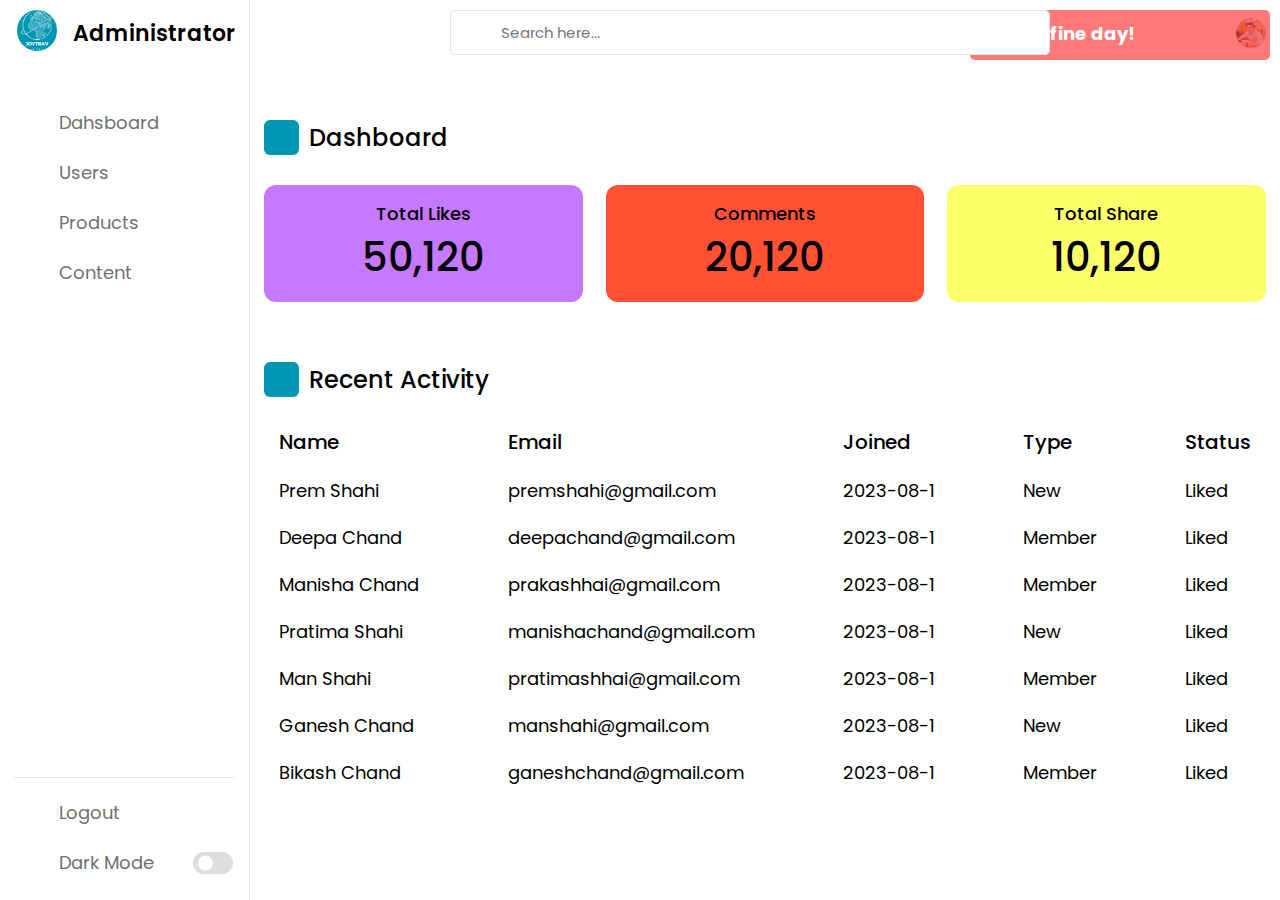
<file: Admin Dashboard Panel/index.html>
<!DOCTYPE html>
<!--=== Coding by CodingLab | www.codinglabweb.com === -->
<html lang="en">
  <head>
    <meta charset="UTF-8" />
    <meta http-equiv="X-UA-Compatible" content="IE=edge" />
    <meta name="viewport" content="width=device-width, initial-scale=1.0" />

    <!----======== CSS ======== -->
    <link rel="stylesheet" href="style.css" />

    <!----===== Iconscout CSS ===== -->
    <link
      rel="stylesheet"
      href="https://unicons.iconscout.com/release/v4.0.8/css/line.css"
    />

    <title>Admin Dashboard Panel</title>
  </head>
  <body>
    <!-- nav bar -->
    <nav>
      <div class="logo-name">
        <div class="logo-image">
          <a href="../index.html" target="_blank" rel="noopener noreferrer"
            ><img src="./Images/logo.png" alt=""
          /></a>
        </div>

        <span class="logo_name">Administrator</span>
      </div>

      <div class="menu-items">
        <ul class="nav-links">
          <li>
            <a href="./index.html">
              <i class="uil uil-estate"></i>
              <span class="link-name">Dahsboard</span>
            </a>
          </li>

          <li>
            <a href="./users.html">
              <i class="uil uil-users-alt"></i>
              <span class="link-name">Users</span>
            </a>
          </li>
          <li>
            <a href="./products.html">
              <i class="uil uil-list-ul"></i>
              <span class="link-name">Products</span>
            </a>
          </li>
          <li>
            <a href="./content.html">
              <i class="uil uil-files-landscapes"></i>
              <span class="link-name">Content</span>
            </a>
          </li>
        </ul>

        <ul class="logout-mode">
          <li>
            <a href="#">
              <i class="uil uil-signout"></i>
              <span class="link-name">Logout</span>
            </a>
          </li>

          <li class="mode">
            <a href="#">
              <i class="uil uil-moon"></i>
              <span class="link-name">Dark Mode</span>
            </a>

            <div class="mode-toggle">
              <span class="switch"></span>
            </div>
          </li>
        </ul>
      </div>
    </nav>
    <!-- end navbar -->

    <!-- dashboard -->
    <section class="dashboard">
      <div class="top">
        <div id="banner">
          <div id="banner-text">Have a fine day!</div>
        </div>

        <i class="uil uil-bars sidebar-toggle"></i>

        <div class="search-box">
          <i class="uil uil-search"></i>
          <input type="text" placeholder="Search here..." />
        </div>

        <img src="./Images/IMG-3354.jpg" alt="" />
      </div>

      <div class="dash-content">
        <div class="overview">
          <div class="title">
            <i class="uil uil-tachometer-fast-alt"></i>
            <span class="text">Dashboard</span>
          </div>

          <div class="boxes">
            <div class="box box1">
              <i class="uil uil-thumbs-up"></i>
              <span class="text">Total Likes</span>
              <span class="number">50,120</span>
            </div>
            <div class="box box2">
              <i class="uil uil-comments"></i>
              <span class="text">Comments</span>
              <span class="number">20,120</span>
            </div>
            <div class="box box3">
              <i class="uil uil-share"></i>
              <span class="text">Total Share</span>
              <span class="number">10,120</span>
            </div>
          </div>
        </div>

        <div class="activity">
          <div class="title">
            <i class="uil uil-clock-three"></i>
            <span class="text">Recent Activity</span>
          </div>

          <div class="activity-data">
            <div class="data names">
              <span class="data-title">Name</span>
              <span class="data-list">Prem Shahi</span>
              <span class="data-list">Deepa Chand</span>
              <span class="data-list">Manisha Chand</span>
              <span class="data-list">Pratima Shahi</span>
              <span class="data-list">Man Shahi</span>
              <span class="data-list">Ganesh Chand</span>
              <span class="data-list">Bikash Chand</span>
            </div>
            <div class="data email">
              <span class="data-title">Email</span>
              <span class="data-list">premshahi@gmail.com</span>
              <span class="data-list">deepachand@gmail.com</span>
              <span class="data-list">prakashhai@gmail.com</span>
              <span class="data-list">manishachand@gmail.com</span>
              <span class="data-list">pratimashhai@gmail.com</span>
              <span class="data-list">manshahi@gmail.com</span>
              <span class="data-list">ganeshchand@gmail.com</span>
            </div>
            <div class="data joined">
              <span class="data-title">Joined</span>
              <span class="data-list">2023-08-1</span>
              <span class="data-list">2023-08-1</span>
              <span class="data-list">2023-08-1</span>
              <span class="data-list">2023-08-1</span>
              <span class="data-list">2023-08-1</span>
              <span class="data-list">2023-08-1</span>
              <span class="data-list">2023-08-1</span>
            </div>
            <div class="data type">
              <span class="data-title">Type</span>
              <span class="data-list">New</span>
              <span class="data-list">Member</span>
              <span class="data-list">Member</span>
              <span class="data-list">New</span>
              <span class="data-list">Member</span>
              <span class="data-list">New</span>
              <span class="data-list">Member</span>
            </div>
            <div class="data status">
              <span class="data-title">Status</span>
              <span class="data-list">Liked</span>
              <span class="data-list">Liked</span>
              <span class="data-list">Liked</span>
              <span class="data-list">Liked</span>
              <span class="data-list">Liked</span>
              <span class="data-list">Liked</span>
              <span class="data-list">Liked</span>
            </div>
          </div>
        </div>

      </div>
    </section>
    <!-- end dashboard -->

    <script src="./script.js"></script>
  </body>
</html>
</file>
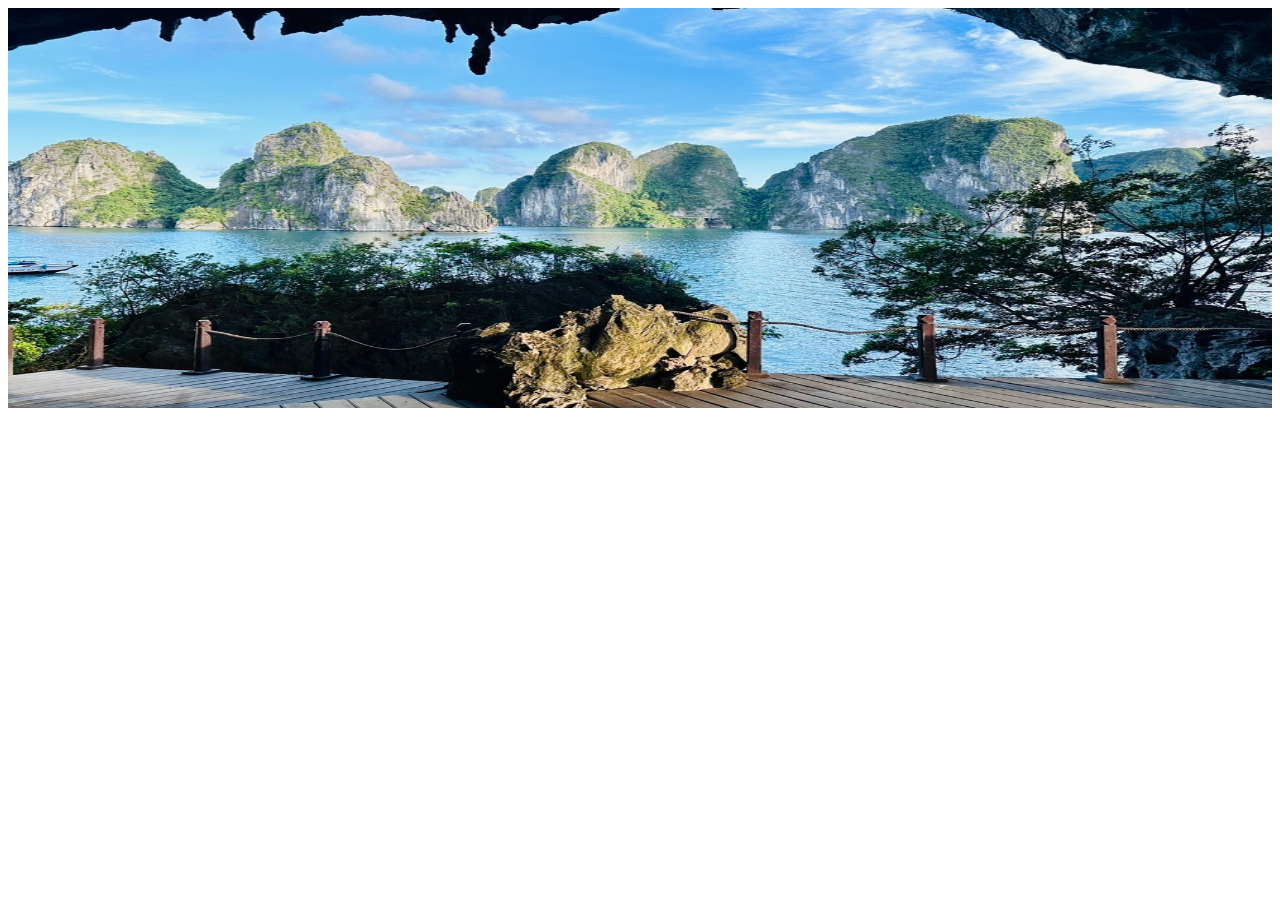
<file: .idea/mainslide.html>
<!DOCTYPE html>
<html lang="en">
  <head>
    <meta charset="UTF-8" />
    <meta
      name="viewport"
      content="width=device-width, user-scalable=no, initial-scale=1.0, maximum-scale=1.0, minimum-scale=1.0"
    />
    <meta http-equiv="X-UA-Compatible" content="ie=edge" />
    <title>Main slide</title>
    <style>
      .slideshow-container {
        position: relative;
        width: 100%;
        height: 400px;
        overflow: hidden;
      }

      .slideshow-container img {
        position: absolute;
        top: 0;
        left: 0;
        width: 100%;
        height: 100%;
        opacity: 0;
        transition: opacity 1s ease-in-out;
      }

      .slideshow-container img.active {
        opacity: 1;
      }
    </style>
  </head>
  <body>
    <div class="slideshow-container">
      <!--      <img src="../media/mainslide/1.jpg" class="active" />-->

      <img src="../media/mainslide/1.jpg" alt="" class="active" />
    </div>
    <script>
      let listImgs = [
        "../media/mainslide/1.jpg",
        "../media/mainslide/2.jpg",
        "../media/mainslide/3.jpg",
        "../media/mainslide/4.jpg",
        "../media/mainslide/5.jpg",
        "../media/mainslide/6.jpg",
        "../media/mainslide/7.jpg",
        "../media/mainslide/8.jpeg",
        "../media/mainslide/9.jpg",
        "../media/mainslide/10.jpg",
        "../media/mainslide/11.jpg",
        "../media/mainslide/12.jpg",
        "../media/mainslide/13.jpg",
        "../media/mainslide/14.jpg",
        "../media/mainslide/15.jpg",
        "../media/mainslide/16.jpg",
        "../media/mainslide/17.jpg",
      ];

      let currentIndex = 0;
      let imgElement = document.createElement("img");
      imgElement.alt = "";

      function renderImg(abc) {
        let element = "";
        currentIndex++;

        console.log(document.getElementsByClassName("slideshow-container")[0]);
        document.getElementsByClassName(
          "slideshow-container"
        )[0].innerHTML = `  <img src="${listImgs[currentIndex]}" alt="" class="active" />`;
      }
      renderImg(listImgs);
      setInterval(() => {
        renderImg(listImgs);
      }, 5000);
    </script>
  </body>
</html>
</file>
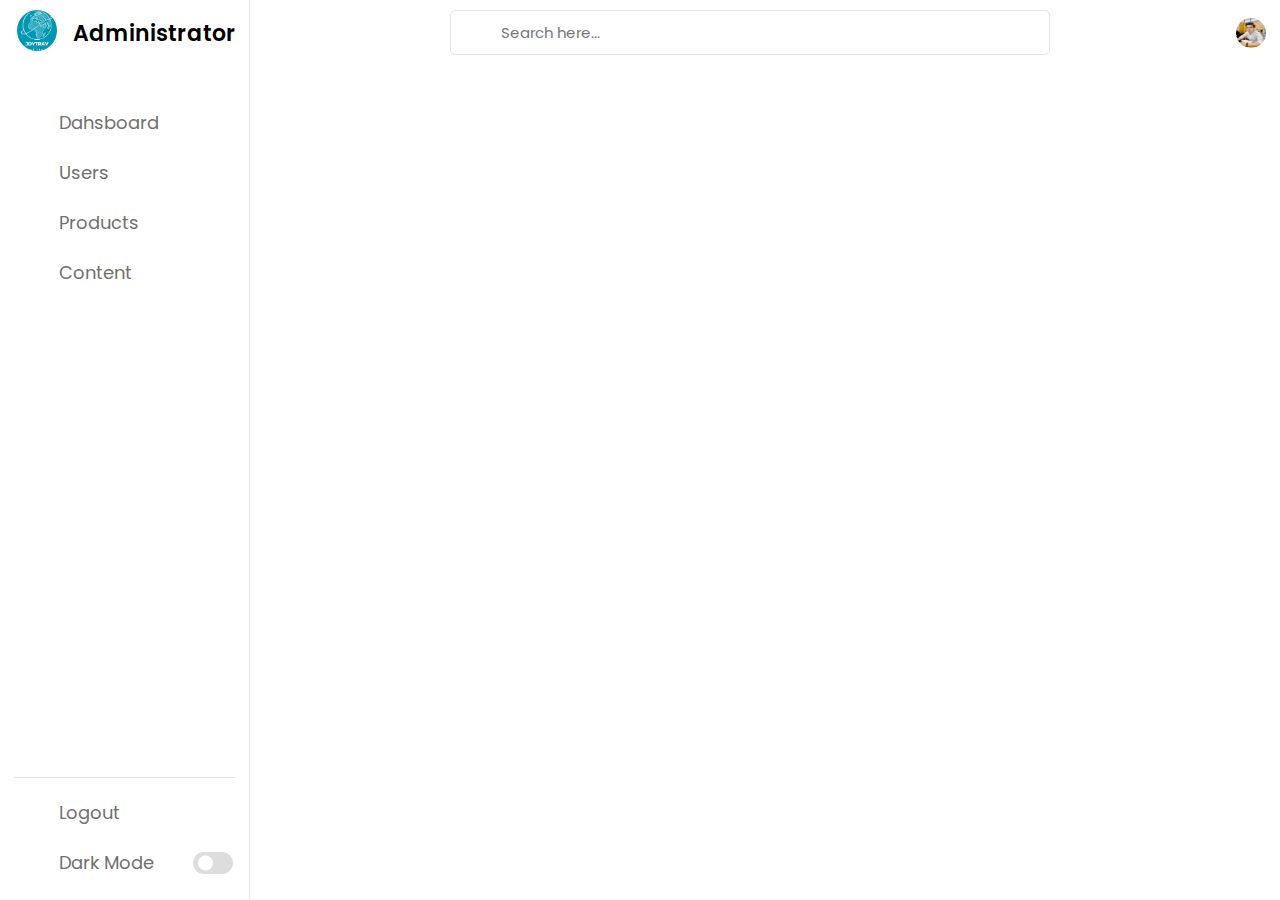
<file: Admin Dashboard Panel/content.html>
<!DOCTYPE html>
<html lang="en">
  <head>
    <meta charset="UTF-8" />
    <meta http-equiv="X-UA-Compatible" content="IE=edge" />
    <meta name="viewport" content="width=device-width, initial-scale=1.0" />

    <!----======== CSS ======== -->
    <link rel="stylesheet" href="style.css" />

    <!----===== Iconscout CSS ===== -->
    <link
      rel="stylesheet"
      href="https://unicons.iconscout.com/release/v4.0.8/css/line.css"
    />

    <title>Content</title>
  </head>
  <body>
    <!-- nav bar -->
    <nav>
      <div class="logo-name">
        <div class="logo-image">
          <a href="../index.html" target="_blank" rel="noopener noreferrer"
            ><img src="./Images/logo.png" alt=""
          /></a>
        </div>

        <span class="logo_name">Administrator</span>
      </div>

      <div class="menu-items">
        <ul class="nav-links">
          <li>
            <a href="./index.html">
              <i class="uil uil-estate"></i>
              <span class="link-name">Dahsboard</span>
            </a>
          </li>

          <li>
            <a href="./users.html">
              <i class="uil uil-users-alt"></i>
              <span class="link-name">Users</span>
            </a>
          </li>
          <li>
            <a href="./products.html">
              <i class="uil uil-list-ul"></i>
              <span class="link-name">Products</span>
            </a>
          </li>
          <li>
            <a href="./content.html">
              <i class="uil uil-files-landscapes"></i>
              <span class="link-name">Content</span>
            </a>
          </li>
        </ul>

        <ul class="logout-mode">
          <li>
            <a href="#">
              <i class="uil uil-signout"></i>
              <span class="link-name">Logout</span>
            </a>
          </li>

          <li class="mode">
            <a href="#">
              <i class="uil uil-moon"></i>
              <span class="link-name">Dark Mode</span>
            </a>

            <div class="mode-toggle">
              <span class="switch"></span>
            </div>
          </li>
        </ul>
      </div>
    </nav>
    <!-- end navbar -->

    <!-- dashboard -->
    <section class="dashboard">
      <div class="top">
        <i class="uil uil-bars sidebar-toggle"></i>

        <div class="search-box">
          <i class="uil uil-search"></i>
          <input type="text" placeholder="Search here..." />
        </div>

        <img src="./Images/IMG-3354.jpg" alt="" />
      </div>
    </section>
    <!-- end dashboard -->

    <script src="./script.js"></script>
  </body>
</html>
</file>
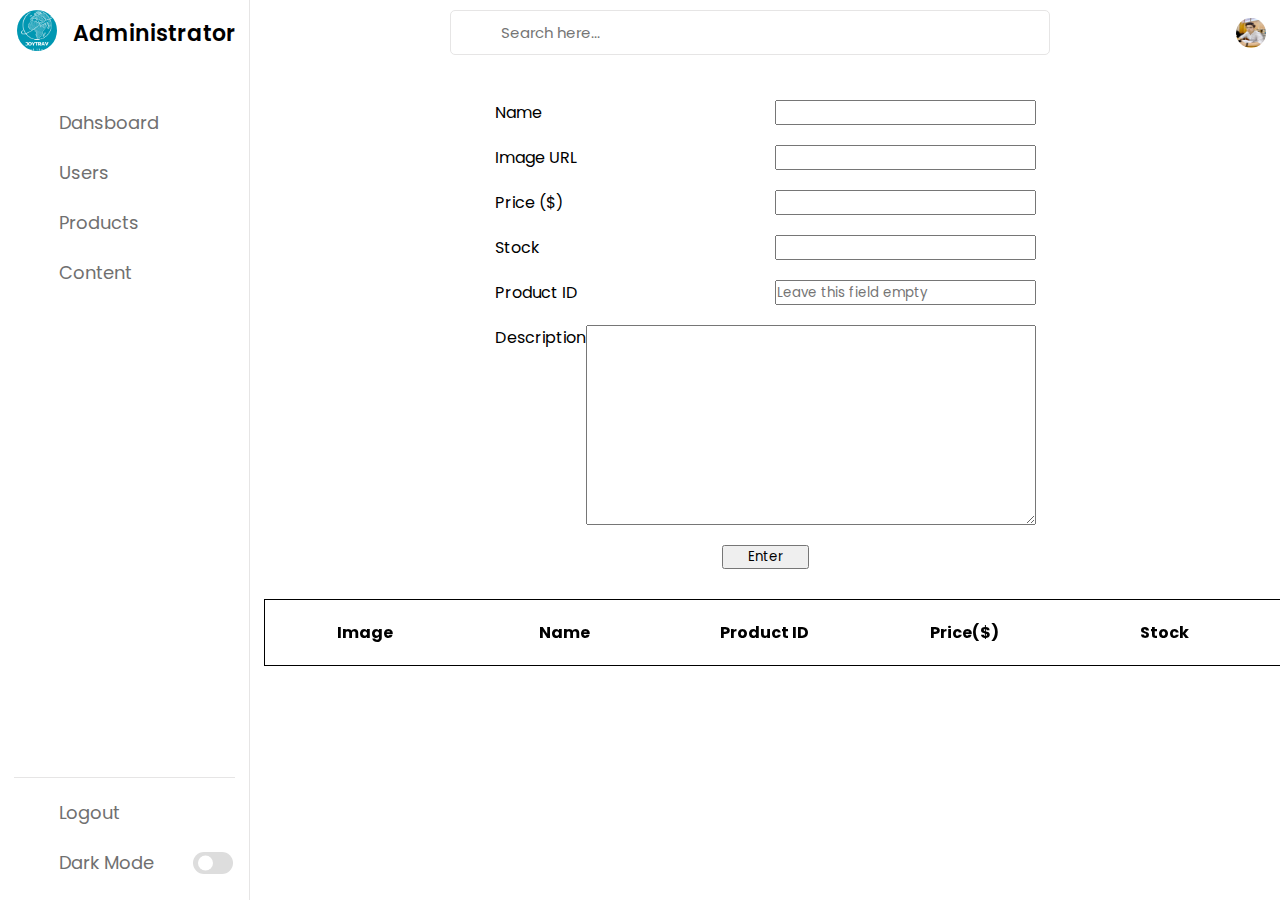
<file: Admin Dashboard Panel/products.html>
<!DOCTYPE html>
<html lang="en">
  <head>
    <meta charset="UTF-8" />
    <meta http-equiv="X-UA-Compatible" content="IE=edge" />
    <meta name="viewport" content="width=device-width, initial-scale=1.0" />

    <!----======== CSS ======== -->
    <link rel="stylesheet" href="style.css" />

    <!----===== Iconscout CSS ===== -->
    <link
      rel="stylesheet"
      href="https://unicons.iconscout.com/release/v4.0.8/css/line.css"
    />

    <title>Products</title>
  </head>
  <body>
    <!-- nav bar -->
    <nav>
      <div class="logo-name">
        <div class="logo-image">
          <a href="../index.html" target="_blank" rel="noopener noreferrer"
            ><img src="./Images/logo.png" alt=""
          /></a>
        </div>

        <span class="logo_name">Administrator</span>
      </div>

      <div class="menu-items">
        <ul class="nav-links">
          <li>
            <a href="./index.html">
              <i class="uil uil-estate"></i>
              <span class="link-name">Dahsboard</span>
            </a>
          </li>

          <li>
            <a href="./users.html">
              <i class="uil uil-users-alt"></i>
              <span class="link-name">Users</span>
            </a>
          </li>
          <li>
            <a href="./products.html">
              <i class="uil uil-list-ul"></i>
              <span class="link-name">Products</span>
            </a>
          </li>
          <li>
            <a href="./content.html">
              <i class="uil uil-files-landscapes"></i>
              <span class="link-name">Content</span>
            </a>
          </li>
        </ul>

        <ul class="logout-mode">
          <li>
            <a href="#">
              <i class="uil uil-signout"></i>
              <span class="link-name">Logout</span>
            </a>
          </li>

          <li class="mode">
            <a href="#">
              <i class="uil uil-moon"></i>
              <span class="link-name">Dark Mode</span>
            </a>

            <div class="mode-toggle">
              <span class="switch"></span>
            </div>
          </li>
        </ul>
      </div>
    </nav>
    <!-- end navbar -->

    <!-- dashboard -->
    <section class="dashboard">
      <div class="top">
        <i class="uil uil-bars sidebar-toggle"></i>

        <div class="search-box">
          <i class="uil uil-search"></i>
          <input
            type="text"
            class="product-search-bar"
            placeholder="Search here..."
            oninput="searchProduct()"
          />
        </div>

        <img src="./Images/IMG-3354.jpg" alt="" />
      </div>

      <div class="dash-content">
        <!-- ************ -->
        <div class="create-edit">
          <ul>
            <li>
              <label for="user-name">Name</label
              ><input type="text" id="product-name" />
            </li>
            <li>
              <label for="text"> Image URL</label
              ><input type="text" id="product-url" />
            </li>
            <li>
              <label for="price">Price ($)</label
              ><input type="number" id="product-price" />
            </li>
            <li>
              <label for="Stock">Stock</label
              ><input type="number" id="product-stock" />
            </li>
            <li>
              <label for="product-id">Product ID</label
              ><input
                type="text"
                id="product-id"
                placeholder="Leave this field empty"
              />
            </li>
            <li>
              <label for="description">Description</label>
              <textarea 
                type="text"
                id="product-description"
                style="height: 200px; width: 450px"
              ></textarea>
            </li>
            <li style="justify-content: center">
              <input
                type="button"
                id="save-product-button"
                value="Enter"
                onclick="addProduct(event)"
              />
            </li>
          </ul>
        </div>
        <!-- ************ -->
        <table>
          <thead>
            <tr>
              <th>Image</th>
              <th>Name</th>
              <th>Product ID</th>
              <th>Price($)</th>
              <th>Stock</th>
              <th>Description</th>
              <th colspan="2">Actions</th>
            </tr>
          </thead>
          <tbody id="product-tbody">
            <!-- <tr>
              <td>Product Picture</td>
              <td>Product Name</td>
              <td>Product ID</td>
              <td>Price</td>
              <td>Stock</td>
              <td>Description</td>
              <td><input type="button" class="edit" value="Edit" /></td>
              <td><input type="button" class="delete" value="Delete" /></td>
            </tr> -->
          </tbody>
        </table>
      </div>
    </section>
    <!-- end dashboard -->

    <script src="./script.js"></script>
  </body>
</html>
</file>
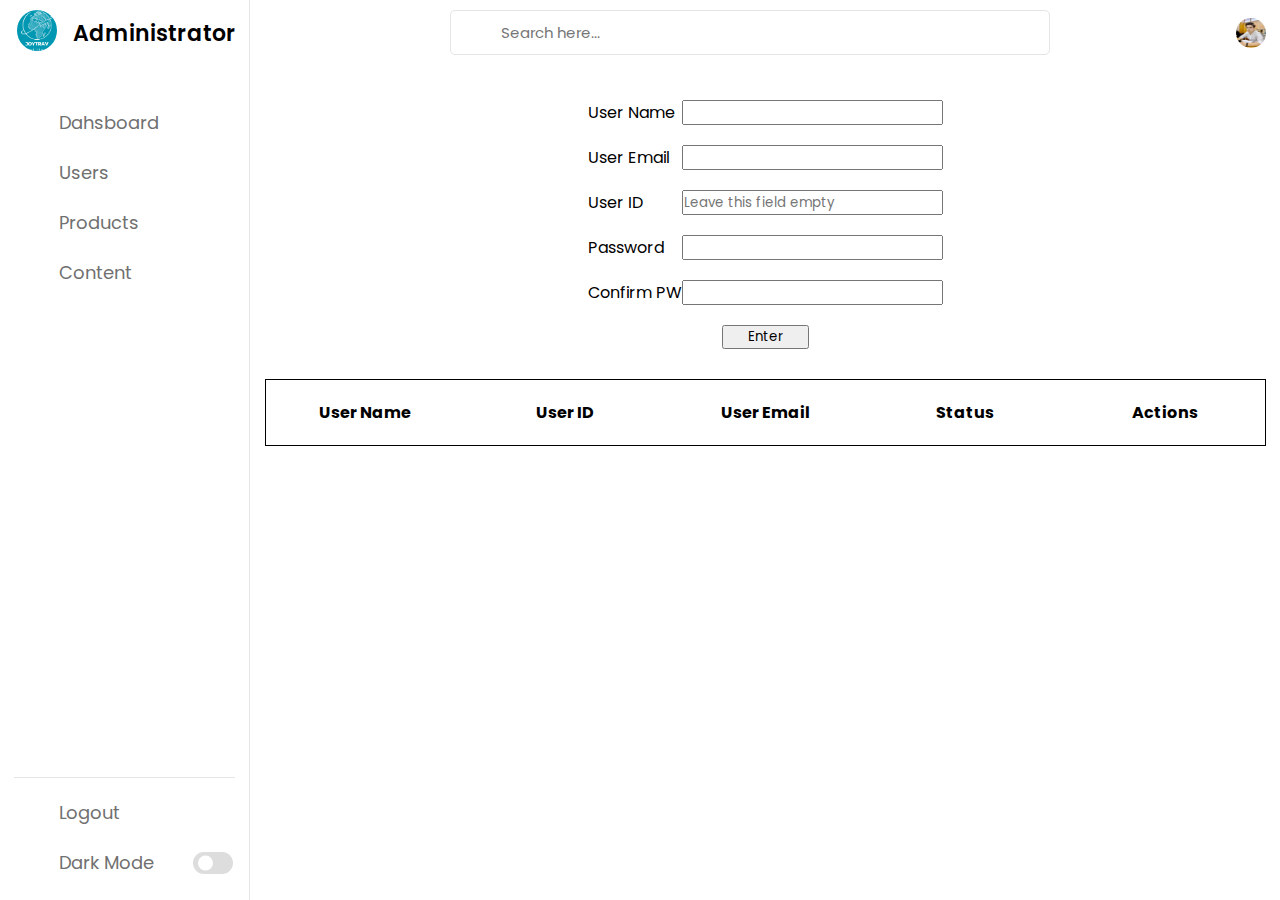
<file: Admin Dashboard Panel/users.html>
<!DOCTYPE html>
<html lang="en">
  <head>
    <meta charset="UTF-8" />
    <meta http-equiv="X-UA-Compatible" content="IE=edge" />
    <meta name="viewport" content="width=device-width, initial-scale=1.0" />

    <!----======== CSS ======== -->
    <link rel="stylesheet" href="style.css" />

    <!----===== Iconscout CSS ===== -->
    <link
      rel="stylesheet"
      href="https://unicons.iconscout.com/release/v4.0.8/css/line.css"
    />

    <title>Users</title>
  </head>
  <body>
    <!-- nav bar -->
    <nav>
      <div class="logo-name">
        <div class="logo-image">
          <a href="../index.html" target="_blank" rel="noopener noreferrer"
            ><img src="./Images/logo.png" alt=""
          /></a>
        </div>

        <span class="logo_name">Administrator</span>
      </div>

      <div class="menu-items">
        <ul class="nav-links">
          <li>
            <a href="./index.html">
              <i class="uil uil-estate"></i>
              <span class="link-name">Dahsboard</span>
            </a>
          </li>

          <li>
            <a href="./users.html">
              <i class="uil uil-users-alt"></i>
              <span class="link-name">Users</span>
            </a>
          </li>
          <li>
            <a href="./products.html">
              <i class="uil uil-list-ul"></i>
              <span class="link-name">Products</span>
            </a>
          </li>
          <li>
            <a href="./content.html">
              <i class="uil uil-files-landscapes"></i>
              <span class="link-name">Content</span>
            </a>
          </li>
        </ul>

        <ul class="logout-mode">
          <li>
            <a href="#">
              <i class="uil uil-signout"></i>
              <span class="link-name">Logout</span>
            </a>
          </li>

          <li class="mode">
            <a href="#">
              <i class="uil uil-moon"></i>
              <span class="link-name">Dark Mode</span>
            </a>

            <div class="mode-toggle">
              <span class="switch"></span>
            </div>
          </li>
        </ul>
      </div>
    </nav>
    <!-- end navbar -->

    <!-- dashboard -->
    <section class="dashboard">
      <div class="top">
        <i class="uil uil-bars sidebar-toggle"></i>

        <div class="search-box">
          <i class="uil uil-search"></i>
          <input
            type="text"
            class="user-search-bar"
            placeholder="Search here..."
            oninput="searchUser()"
          />
        </div>

        <img src="./Images/IMG-3354.jpg" alt="" />
      </div>

      <!-- fix here -->
      <div class="dash-content">
        <div class="create-edit">
          <ul>
            <li>
              <label for="user-name">User Name</label
              ><input type="text" id="user-name" />
            </li>
            <li>
              <label for="user-email">User Email</label
              ><input type="email" id="user-email" />
            </li>

            <li>
              <label for="user-id">User ID</label
              ><input
                type="text"
                id="user-id"
                placeholder="Leave this field empty"
              />
            </li>
            <li>
              <label for="pw">Password</label
              ><input type="password" id="user-pw" />
            </li>
            <li>
              <label for="confirm-pw">Confirm PW</label
              ><input type="password" id="confirm-pw" />
            </li>
            <li style="justify-content: center">
              <input
                type="button"
                id="save-button"
                value="Enter"
                onclick="addUser(event)"
              />
            </li>
          </ul>
        </div>
        <table>
          <thead>
            <tr>
              <th>User Name</th>
              <th>User ID</th>
              <th>User Email</th>
              <th>Status</th>
              <th colspan="2">Actions</th>
            </tr>
          </thead>
          <tbody id="tbody">
            <!-- <tr>
              <td>Alo</td>
              <td></td>
              <td>111@gmail.com</td>
              <td>Active</td>
              <td><input type="button" class="edit" value="Edit" /></td>
              <td><input type="button" class="delete" value="Delete" /></td>
            </tr> -->
          </tbody>
        </table>
      </div>
      <!-- end fix here -->
    </section>
    <!-- end dashboard -->

    <script src="./script.js"></script>
  </body>
</html>
</file>
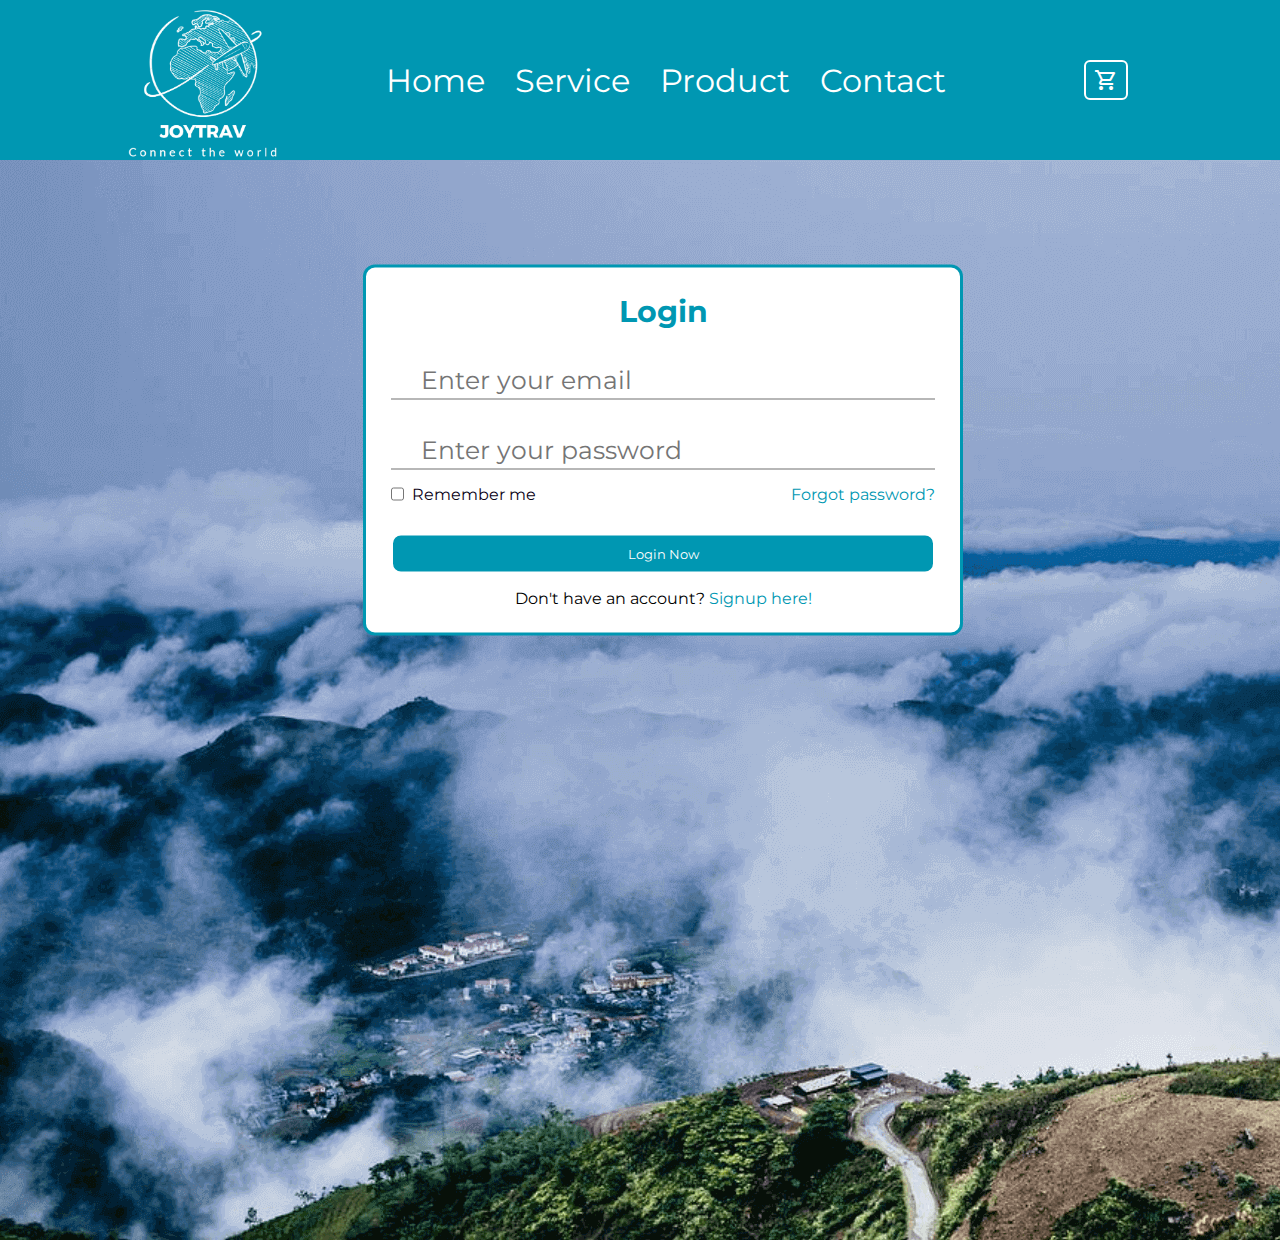
<file: html/login-signup.html>
<!DOCTYPE html>
<html lang="en">
  <head>
    <meta charset="UTF-8" />
    <meta
      content="width=device-width, user-scalable=no, initial-scale=1.0, maximum-scale=1.0, minimum-scale=1.0"
      name="viewport"
    />
    <meta content="ie=edge" http-equiv="X-UA-Compatible" />

    <link rel="stylesheet" href="../css/styles.css" />
    <link rel="stylesheet" href="../css/login-signup.css" />
    <link
      rel="stylesheet"
      href="https://fonts.googleapis.com/css2?family=Material+Symbols+Outlined:opsz,wght,FILL,GRAD@20..48,100..700,0..1,-50..200"
    />
    <link
      rel="stylesheet"
      href="https://unicons.iconscout.com/release/v4.0.8/css/line.css"
    />
    
    <link
      rel="stylesheet"
      href="https://cdnjs.cloudflare.com/ajax/libs/font-awesome/6.0.0-beta3/css/all.min.css"
      integrity="sha512-Fo3rlrZj/k7ujTnHg4CGR2D7kSs0v4LLanw2qksYuRlEzO+tcaEPQogQ0KaoGN26/zrn20ImR1DfuLWnOo7aBA=="
      crossorigin="anonymous"
      referrerpolicy="no-referrer"
    />

    <title>JoyTrav</title>
  </head>

  <body class="home">
    <header class="header">
      <nav class="nav">
        <!-- Logo -->
        <a href="../index.html" class="logo-link"
          ><img class="logo" src="../media/Logo.png" alt=""
        /></a>

        <ul class="nav-items">
          <!-- Navigation Links -->
          <li class="nav-item">
            <a href="../index.html" class="nav-link">Home</a>
            <a href="./service.html" class="nav-link">Service</a>
            <a href="./products.html" class="nav-link">Product</a>
            <a href="./contact.html" class="nav-link">Contact</a>
          </li>
        </ul>

        <!-- Header Buttons -->
        <div class="header-button">
          <button class="button">
            <a href="./cart.html" class="nav-link"
              ><span class="material-symbols-outlined"> shopping_cart </span></a
            >
          </button>
        </div>
      </nav>
    </header>

    <!-- Section: Form -->
    <section class="main">
      <div class="form-container">
        <!-- Login Form -->
        <div class="form login-form active">
          <form id="login-form">
            <h2>Login</h2>

            <div class="input-box">
              <input
                type="email"
                id="login-email"
                placeholder="Enter your email"
                required
              />
              <i class="uil uil-envelope-alt email"></i>
            </div>
            <div class="input-box">
              <input
                type="password"
                id="password"
                placeholder="Enter your password"
                required
              />
              <i class="uil uil-lock password"></i>
              <i class="uil uil-eye-slash pw-hide"></i>
            </div>

            <div class="option-field">
              <span class="checkbox">
                <input type="checkbox" id="check" />
                <label for="check">Remember me</label>
              </span>
              <a href="#" class="forgot-pw">Forgot password?</a>
            </div>

            <button class="button" type="submit">Login Now</button>

            <div class="login-signup">
              Don't have an account? <a href="#" id="signup">Signup here!</a>
            </div>
          </form>
        </div>

        <!-- Signup Form  -->
        <div class="form signup-form">
          <form id="signup-form">
            <h2>Signup</h2>

            <div class="input-box">
              <input
                type="email"
                id="signup-email"
                placeholder="Enter your email"
                required
              />
              <i class="uil uil-envelope-alt email"></i>
            </div>
            <div class="input-box">
              <input
                type="password"
                id="signup-password"
                placeholder="Create password"
                required
              />
              <i class="uil uil-lock password"></i>
              <i class="uil uil-eye-slash pw-hide"></i>
            </div>
            <div class="input-box">
              <input
                type="password"
                id="signup-password-confirm"
                placeholder="Confirm your password"
                required
              />
              <i class="uil uil-lock password"></i>
              <i class="uil uil-eye-slash pw-hide"></i>
            </div>

            <button class="button" type="submit">Signup Now</button>

            <div class="login-signup">
              Already have an account? <a href="#" id="login">Login</a>
            </div>
          </form>
        </div>
      </div>
    </section>

    <!-- <footer class="footer"></footer> -->

    <script src="../js/login-signup.js"></script>
    
  </body>
</html>
</file>
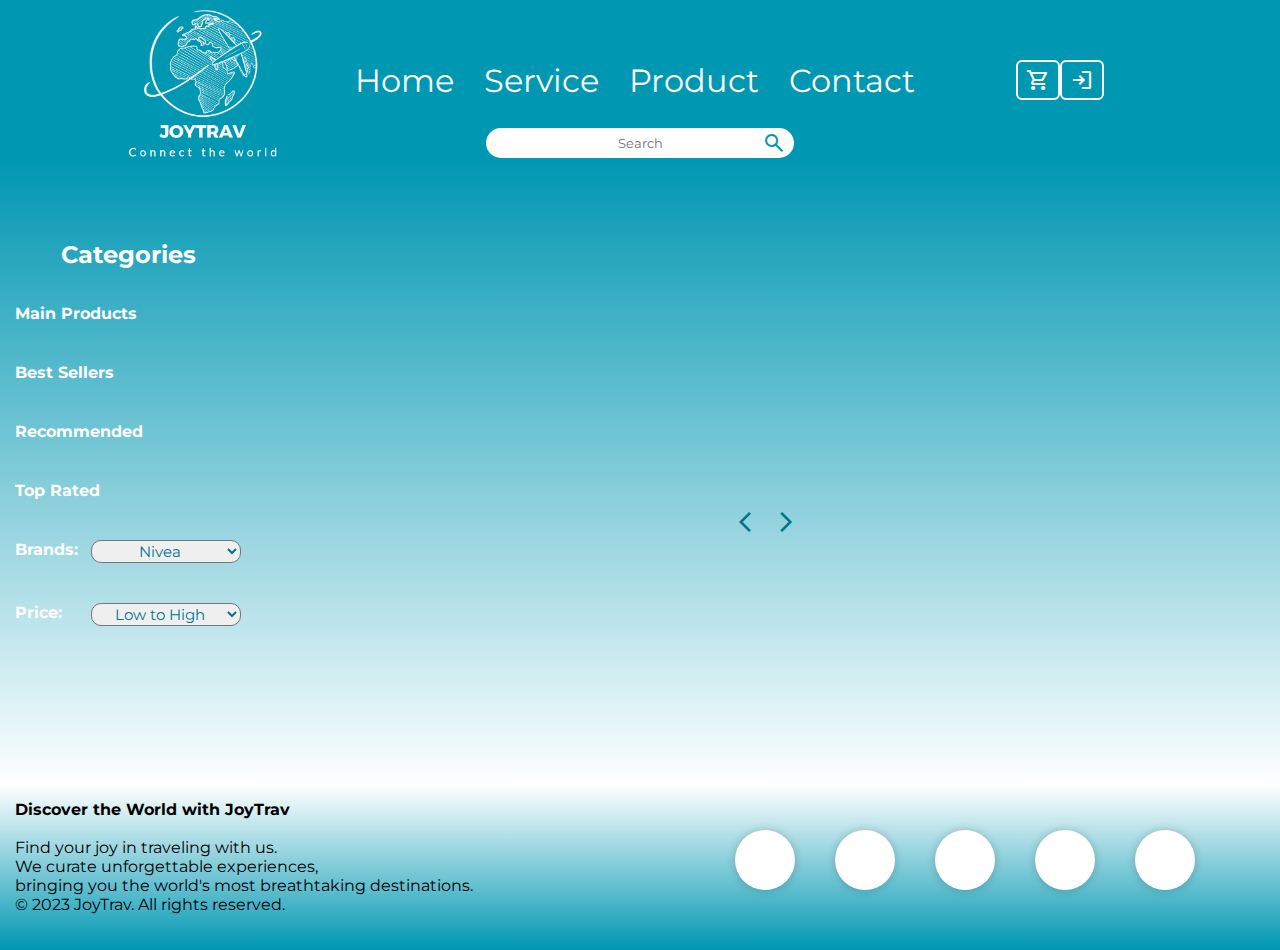
<file: html/products.html>
<!DOCTYPE html>
<html lang="en">
  <head>
    <meta charset="UTF-8" />
    <meta
      content="width=device-width, user-scalable=no, initial-scale=1.0, maximum-scale=1.0, minimum-scale=1.0"
      name="viewport"
    />
    <meta content="ie=edge" http-equiv="X-UA-Compatible" />

    <link rel="stylesheet" href="../css/styles.css" />
    <link rel="stylesheet" href="../css/product.css" />
    <link
      rel="stylesheet"
      href="https://fonts.googleapis.com/css2?family=Material+Symbols+Outlined:opsz,wght,FILL,GRAD@20..48,100..700,0..1,-50..200"
    />
    <link
      href="https://fonts.googleapis.com/icon?family=Material+Icons"
      rel="stylesheet"
    />

    <link
      rel="stylesheet"
      href="https://unicons.iconscout.com/release/v4.0.8/css/line.css"
    />
    <link
      rel="stylesheet"
      href="https://cdnjs.cloudflare.com/ajax/libs/font-awesome/6.0.0-beta3/css/all.min.css"
      integrity="sha512-Fo3rlrZj/k7ujTnHg4CGR2D7kSs0v4LLanw2qksYuRlEzO+tcaEPQogQ0KaoGN26/zrn20ImR1DfuLWnOo7aBA=="
      crossorigin="anonymous"
      referrerpolicy="no-referrer"
    />
    <script src="https://ajax.googleapis.com/ajax/libs/jquery/3.6.4/jquery.min.js"></script>
    <title>JoyTrav - Products</title>
  </head>

  <body class="home">
    <header class="header">
      <nav class="nav">
        <a href="../index.html" class="logo-link"
          ><img class="logo" src="../media/Logo.png" alt=""
        /></a>

        <ul class="nav-items">
          <li class="nav-item">
            <a href="../index.html" class="nav-link">Home</a>
            <a href="./service.html" class="nav-link">Service</a>
            <a href="./products.html" class="nav-link">Product</a>
            <a href="./contact.html" class="nav-link">Contact</a>
          </li>
        </ul>

        <div class="header-button">
          <button class="button">
            <a href="./cart.html" class="nav-link"
              ><span class="material-symbols-outlined"> shopping_cart </span></a
            >
          </button>
          <button class="button" id="form-open">
            <a href="./login-signup.html" class="nav-link"
              ><span class="material-symbols-outlined"> login </span></a
            >
          </button>
        </div>
      </nav>

      <div class="header-search-bar">
        <span class="material-symbols-outlined search-icon"> search </span>
        <input
          type="text"
          placeholder="Search"
          name=""
          class="search-bar"
          oninput="searchProduct()"
        />
      </div>
    </header>

    <main class="main">
      <div class="category">
        <h2>Categories</h2>
        <div class="sort">
          <ul>
            <li>
              <h4><a href="./products.html">Main Products</a></h4>
            </li>
            <li>
              <h4>Best Sellers</h4>
            </li>
            <li><h4>Recommended</h4></li>
            <li><h4>Top Rated</h4></li>
            <li>
              <label for="brands"><h4>Brands:</h4></label>
              <select
                name="brands"
                id="brands"
                onchange="sortProductsByBrands()"
              >
                <option value="nivea">Nivea</option>
                <option value="biore">Biore</option>
                <option value="aqua">Aqua</option>
                <option value="anessa">Anessa</option>
                <option value="transino">Transino</option>
                <option value="curel">Curel</option>
                <option value="dove">Dove</option>
                <option value="kao">Kao</option>
                <option value="kirei">Kirei</option>
                <option value="pureoral">PureOral</option>
                <option value="gjc">Green Jewel</option>
                <option value="amazon">Amazon</option>
              </select>
            </li>
            <li>
              <label for="price"><h4>Price:</h4></label>
              <select name="price" id="price" onchange="sortPrice()">
                <option value="increase">Low to High</option>
                <option value="decrease">High to Low</option>
              </select>
            </li>
          </ul>
        </div>
      </div>
      <!-- -->
      <div class="products-pagination">
        <div class="products" id="products">
          <!-- start products -->

          <!-- <div class="product-wrapper">
            <div class="container">
              <div class="top">
                <img src="../media/products/mc-kirei.jpg" alt="" />
              </div>
              <div class="bottom">
                <div class="left">
                  <div class="details">
                    <h6>Mirai MD Suitcase - Black</h6>
                    <p class="p">$250</p>
                  </div>
                  <div class="buy">
                    <i class="material-icons">add_shopping_cart</i>
                  </div>
                </div>
                <div class="right">
                  <div class="done"><i class="material-icons">done</i></div>
                  <div class="details">
                    <h6>Mirai MD Suitcase</h6>
                    <p class="p">Added to cart</p>
                  </div>
                  <div class="remove"><i class="material-icons">clear</i></div>
                </div>
              </div>
            </div>
            <div class="inside">
              <div class="product-icon">
                <i class="material-icons">info_outline</i>
              </div>
              <div class="contents">
                <table>
                  <tr>
                    <th>Details</th>
                  </tr>
                  <tr>
                    <td>
                      This carrying case is lightweight and resilient, and has
                      excellent impact and heat resistance and is hard to break
                      ABS plastic. Formulated with polycarbonate resin for a
                      reliable, high-quality body.
                    </td>
                  </tr>
                </table>
              </div>
            </div>
          </div> -->

          <!-- end products -->
        </div>

        <div class="pagination">
          <span class="material-symbols-outlined" onclick="decreasePage()"
            >arrow_back_ios</span
          >
          <ul id="pages">
            <!-- <li>1</li>
            <li>2</li>
            <li>3</li>
            <li>4</li>
            <li>5</li> -->
          </ul>
          <span class="material-symbols-outlined" onclick="increasePage()"
            >arrow_forward_ios</span
          >
        </div>

        <!-- products-pagination end -->
      </div>

      <!--  -->
    </main>

    <footer class="footer">
      <div class="copyright">
        <h4>Discover the World with JoyTrav</h4>
        <br />
        <p>
          Find your joy in traveling with us. <br />
          We curate unforgettable experiences, <br />
          bringing you the world's most breathtaking destinations.
        </p>
        <p>&copy; 2023 JoyTrav. All rights reserved.</p>
      </div>

      <div class="socials">
        <div class="wrapper">
          <div class="icon facebook">
            <a href="https://www.facebook.com/not.hiepdinh/" target="_blank">
              <i class="fab fa-facebook-f"></i>
              <span class="tooltip">Facebook</span>
            </a>
          </div>
          <div class="icon github">
            <a href="https://github.com/hd288" target="_blank">
              <i class="fab fa-github"></i>
              <span class="tooltip">Github</span>
            </a>
          </div>
          <div class="icon twitter">
            <a href="https://twitter.com/hiepdinhh" target="_blank"
              ><i class="fab fa-twitter"></i>
              <span class="tooltip">Twitter</span></a
            >
          </div>
          <div class="icon instagram">
            <a href="https://www.instagram.com/hiep.dx_" target="_blank"
              ><i class="fab fa-instagram"></i>
              <span class="tooltip">Instagram</span></a
            >
          </div>
          <div class="icon youtube">
            <a href="https://www.youtube.com/" target="_blank"
              ><i class="fab fa-youtube"></i>
              <span class="tooltip">Youtube</span></a
            >
          </div>
        </div>
      </div>
    </footer>

    <script src="../js/index.js"></script>
    <script src="../js/products.js"></script>

    <script>
      // $(document).ready(function () {
      //   $(".buy").click(function () {
      //     const productWrapper = $(this).closest(".product-wrapper");
      //     productWrapper.find(".bottom").addClass("clicked");
      //     productWrapper.find(".left").addClass("clicked");
      //   });

      //   $(".remove").click(function () {
      //     const productWrapper = $(this).closest(".product-wrapper");
      //     productWrapper.find(".bottom").removeClass("clicked");
      //     productWrapper.find(".left").removeClass("clicked");
      //   });
      // });

      document.addEventListener("DOMContentLoaded", function () {
        // Click event handler for elements with the 'buy' class
        document.querySelectorAll(".buy").forEach(function (element) {
          element.addEventListener("click", function () {
            const productWrapper = this.closest(".product-wrapper");
            productWrapper.querySelector(".bottom").classList.add("clicked");
            productWrapper.querySelector(".left").classList.add("clicked");
          });
        });

        // Click event handler for elements with the 'remove' class
        document.querySelectorAll(".remove").forEach(function (element) {
          element.addEventListener("click", function () {
            const productWrapper = this.closest(".product-wrapper");
            productWrapper.querySelector(".bottom").classList.remove("clicked");
            productWrapper.querySelector(".left").classList.remove("clicked");
          });
        });
      });
    </script>
  </body>
</html>
</file>
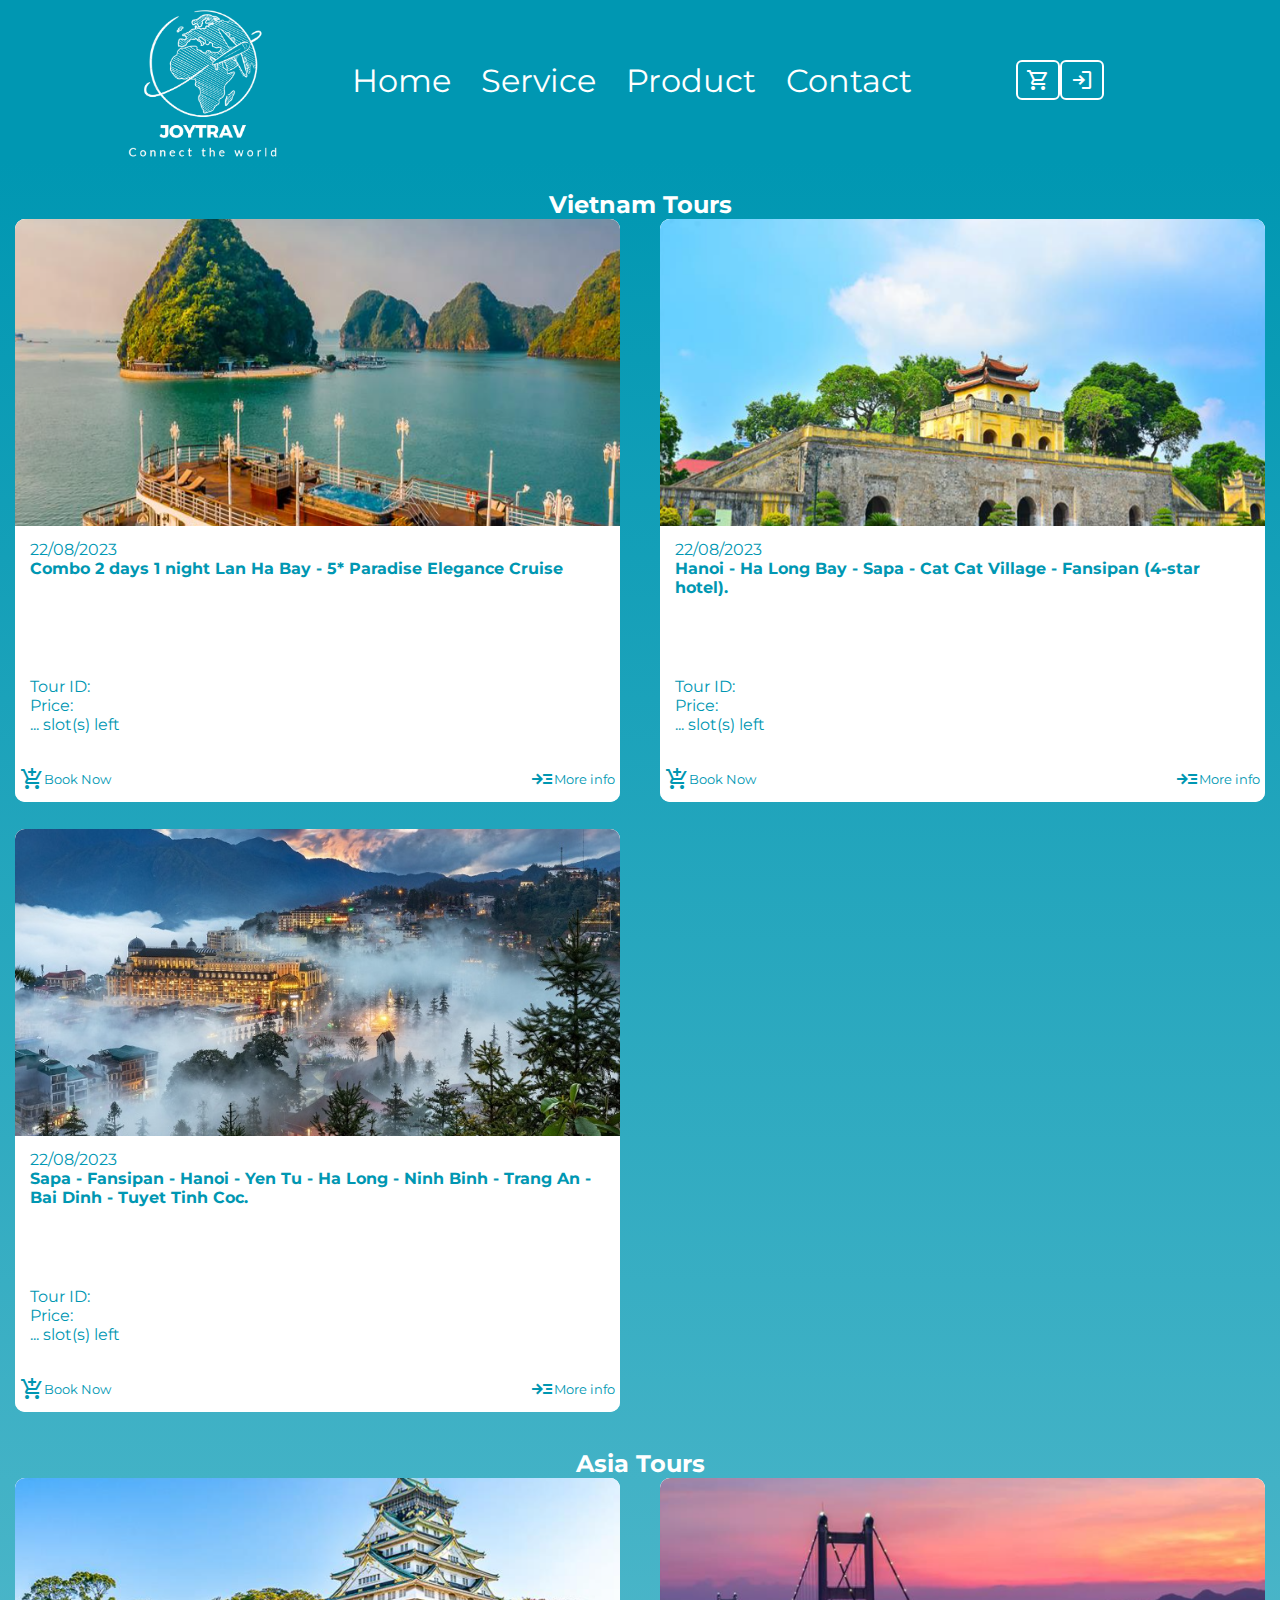
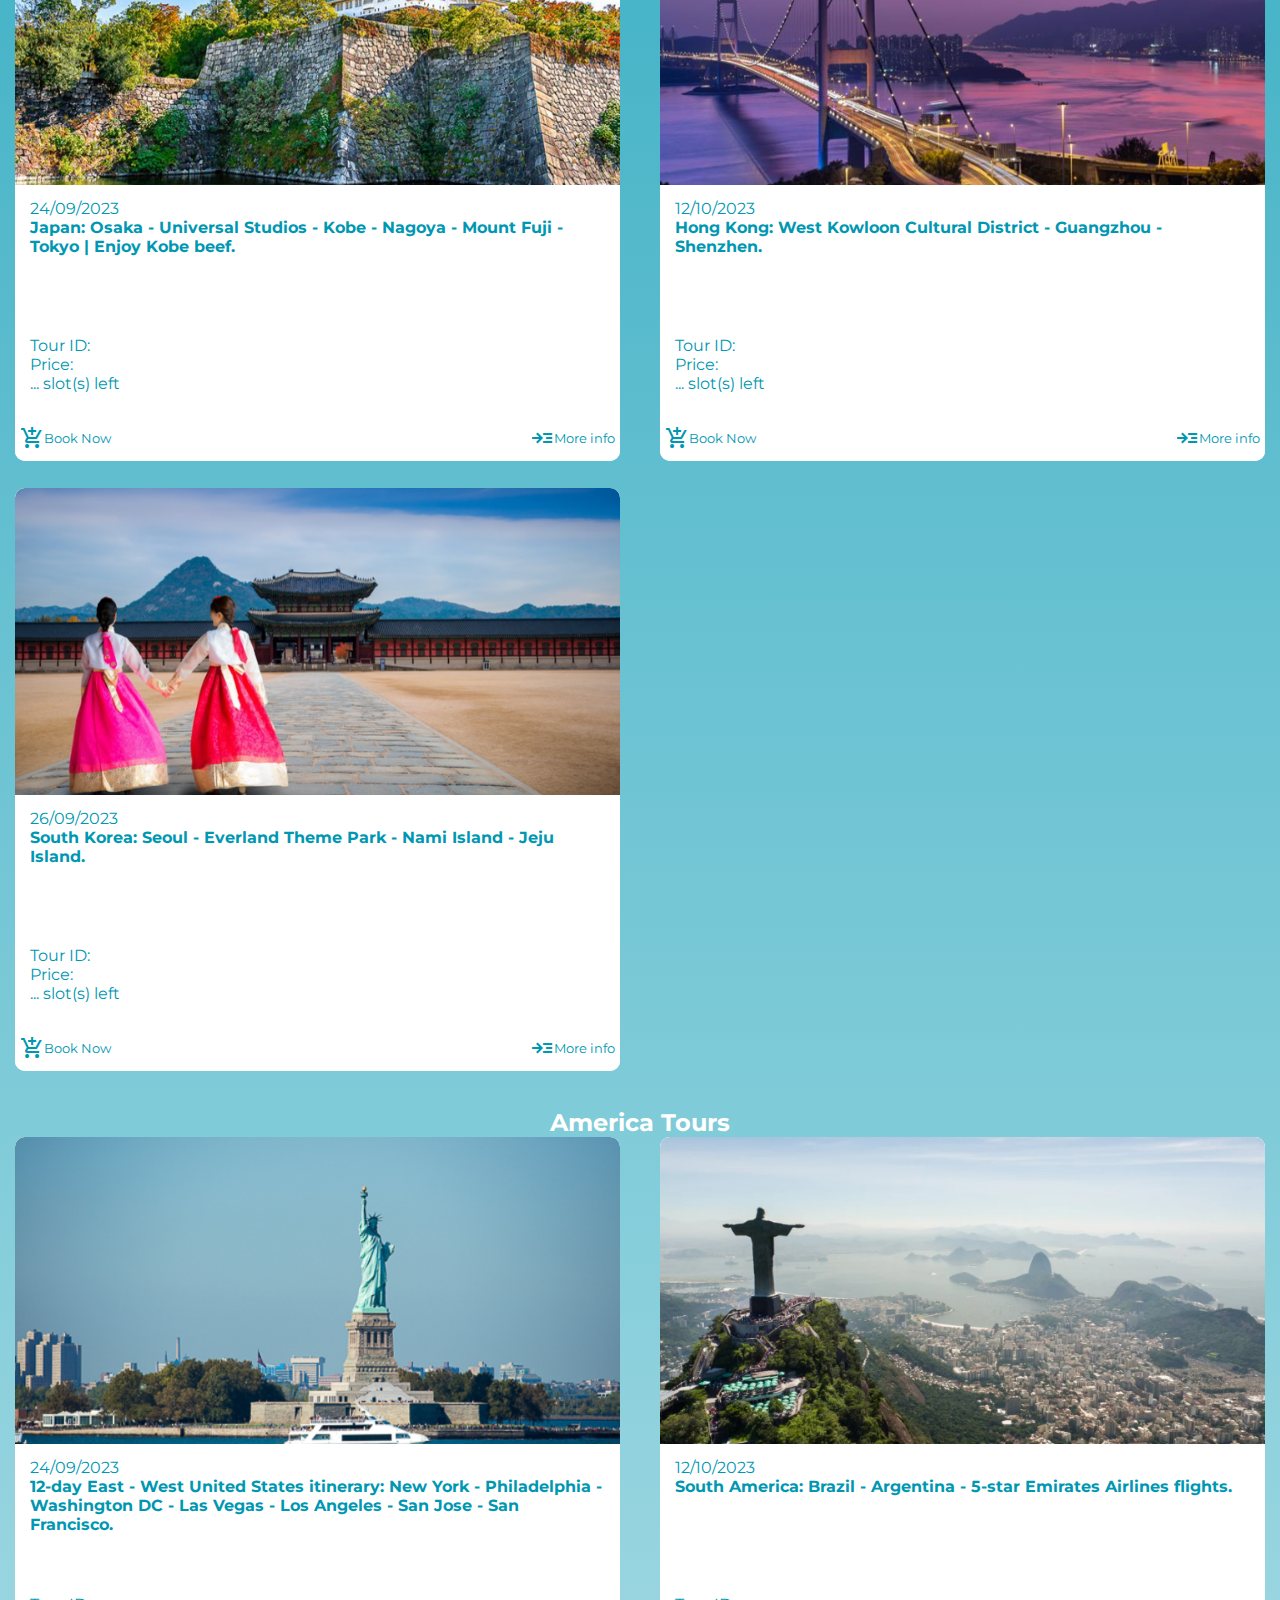
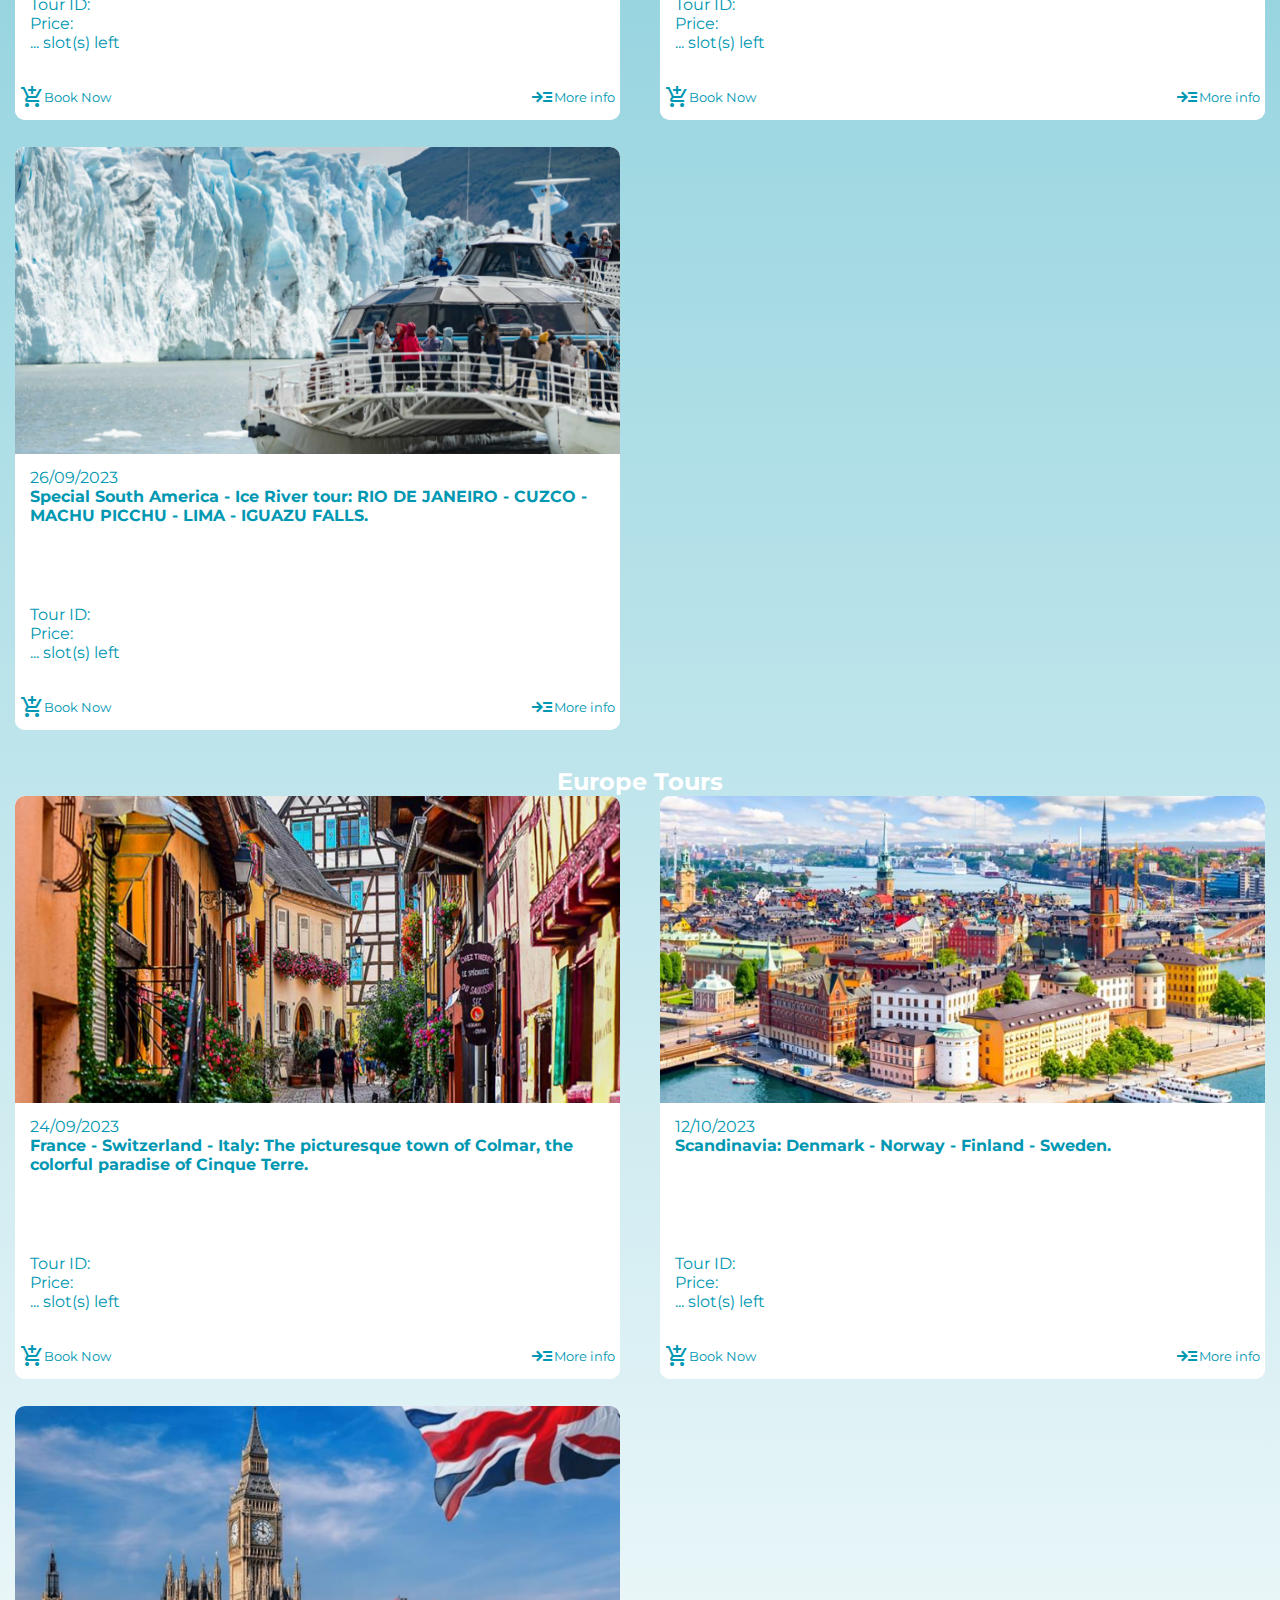
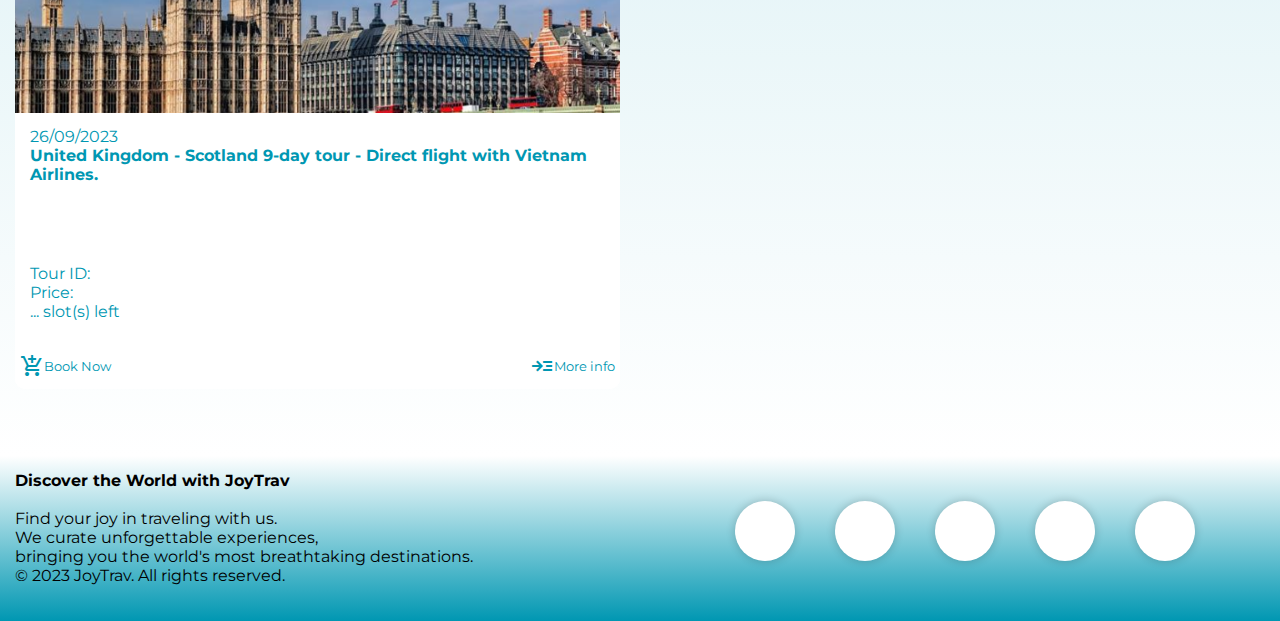
<file: html/service.html>
<!DOCTYPE html>
<html lang="en">
  <head>
    <meta charset="UTF-8" />
    <meta
      content="width=device-width, user-scalable=no, initial-scale=1.0, maximum-scale=1.0, minimum-scale=1.0"
      name="viewport"
    />
    <meta content="ie=edge" http-equiv="X-UA-Compatible" />

    <link rel="stylesheet" href="../css/styles.css" />
    <link rel="stylesheet" href="../css/servicestyles.css" />
    <link
      rel="stylesheet"
      href="https://fonts.googleapis.com/css2?family=Material+Symbols+Outlined:opsz,wght,FILL,GRAD@20..48,100..700,0..1,-50..200"
    />
    <link
      rel="stylesheet"
      href="https://unicons.iconscout.com/release/v4.0.8/css/line.css"
    />
    <link
      rel="stylesheet"
      href="https://cdnjs.cloudflare.com/ajax/libs/font-awesome/6.0.0-beta3/css/all.min.css"
      integrity="sha512-Fo3rlrZj/k7ujTnHg4CGR2D7kSs0v4LLanw2qksYuRlEzO+tcaEPQogQ0KaoGN26/zrn20ImR1DfuLWnOo7aBA=="
      crossorigin="anonymous"
      referrerpolicy="no-referrer"
    />
    <title>JoyTrav - Service</title>
  </head>
  <body class="home">
    <header class="header">
      <nav class="nav">
        <a href="../index.html" class="logo-link"
          ><img class="logo" src="../media/Logo.png" alt=""
        /></a>

        <ul class="nav-items">
          <li class="nav-item">
            <a href="../index.html" class="nav-link">Home</a>
            <a href="./service.html" class="nav-link">Service</a>
            <a href="./products.html" class="nav-link">Product</a>
            <a href="./contact.html" class="nav-link">Contact</a>
          </li>
        </ul>

        <div class="header-button">
          <button class="button">
            <a href="./cart.html" class="nav-link"
              ><span class="material-symbols-outlined"> shopping_cart </span></a
            >
          </button>
          <button class="button" id="form-open">
            <a href="./login-signup.html" class="nav-link"
              ><span class="material-symbols-outlined"> login </span></a
            >
          </button>
        </div>
      </nav>
    </header>

    <main class="main">
      <!-- main start -->

      <div class="product-head">
        <h2>Vietnam Tours</h2>
      </div>
      <div class="product-main">
        <!--  -->
        <div class="grid-item">
          <div class="item-img">
            <img src="../media/service-pics/1.png" alt="" />
          </div>
          <div class="item-content">
            <div>
              <p class="item-date">22/08/2023</p>
              <h4>
                Combo 2 days 1 night Lan Ha Bay - 5* Paradise Elegance Cruise
              </h4>
            </div>
            <div class="item-info">
              <p>Tour ID:</p>
              <p>Price:</p>
              <p>... slot(s) left</p>
            </div>
          </div>
          <div class="item-buttons">
            <button>
              <span class="material-symbols-outlined"> add_shopping_cart </span>
              Book Now
            </button>
            <button>
              <span class="material-symbols-outlined"> read_more </span> More
              info
            </button>
          </div>
        </div>

        <div class="grid-item">
          <div class="item-img">
            <img src="../media/service-pics/2.png" alt="" />
          </div>
          <div class="item-content">
            <div>
              <p class="item-date">22/08/2023</p>
              <h4>
                Hanoi - Ha Long Bay - Sapa - Cat Cat Village - Fansipan (4-star
                hotel).
              </h4>
            </div>
            <div class="item-info">
              <p>Tour ID:</p>
              <p>Price:</p>
              <p>... slot(s) left</p>
            </div>
          </div>
          <div class="item-buttons">
            <button>
              <span class="material-symbols-outlined"> add_shopping_cart </span>
              Book Now
            </button>
            <button>
              <span class="material-symbols-outlined"> read_more </span> More
              info
            </button>
          </div>
        </div>

        <div class="grid-item">
          <div class="item-img">
            <img src="../media/service-pics/3.png" alt="" />
          </div>
          <div class="item-content">
            <div>
              <p class="item-date">22/08/2023</p>
              <h4>
                Sapa - Fansipan - Hanoi - Yen Tu - Ha Long - Ninh Binh - Trang
                An - Bai Dinh - Tuyet Tinh Coc.
              </h4>
            </div>
            <div class="item-info">
              <p>Tour ID:</p>
              <p>Price:</p>
              <p>... slot(s) left</p>
            </div>
          </div>
          <div class="item-buttons">
            <button>
              <span class="material-symbols-outlined"> add_shopping_cart </span>
              Book Now
            </button>
            <button>
              <span class="material-symbols-outlined"> read_more </span> More
              info
            </button>
          </div>
        </div>

        <!--  -->
      </div>

      <!-- tours separations -->

      <div class="product-head">
        <h2>Asia Tours</h2>
      </div>
      <div class="product-main">
        <!--  -->
        <div class="grid-item">
          <div class="item-img">
            <img src="../media/service-pics/4.png" alt="" />
          </div>
          <div class="item-content">
            <div>
              <p class="item-date">24/09/2023</p>
              <h4>
                Japan: Osaka - Universal Studios - Kobe - Nagoya - Mount Fuji -
                Tokyo | Enjoy Kobe beef.
              </h4>
            </div>
            <div class="item-info">
              <p>Tour ID:</p>
              <p>Price:</p>
              <p>... slot(s) left</p>
            </div>
          </div>
          <div class="item-buttons">
            <button>
              <span class="material-symbols-outlined"> add_shopping_cart </span>
              Book Now
            </button>
            <button>
              <span class="material-symbols-outlined"> read_more </span> More
              info
            </button>
          </div>
        </div>

        <div class="grid-item">
          <div class="item-img">
            <img src="../media/service-pics/5.png" alt="" />
          </div>
          <div class="item-content">
            <div>
              <p class="item-date">12/10/2023</p>
              <h4>
                Hong Kong: West Kowloon Cultural District - Guangzhou -
                Shenzhen.
              </h4>
            </div>
            <div class="item-info">
              <p>Tour ID:</p>
              <p>Price:</p>
              <p>... slot(s) left</p>
            </div>
          </div>
          <div class="item-buttons">
            <button>
              <span class="material-symbols-outlined"> add_shopping_cart </span>
              Book Now
            </button>
            <button>
              <span class="material-symbols-outlined"> read_more </span> More
              info
            </button>
          </div>
        </div>

        <div class="grid-item">
          <div class="item-img">
            <img src="../media/service-pics/6.png" alt="" />
          </div>
          <div class="item-content">
            <div>
              <p class="item-date">26/09/2023</p>
              <h4>
                South Korea: Seoul - Everland Theme Park - Nami Island - Jeju
                Island.
              </h4>
            </div>
            <div class="item-info">
              <p>Tour ID:</p>
              <p>Price:</p>
              <p>... slot(s) left</p>
            </div>
          </div>
          <div class="item-buttons">
            <button>
              <span class="material-symbols-outlined"> add_shopping_cart </span>
              Book Now
            </button>
            <button>
              <span class="material-symbols-outlined"> read_more </span> More
              info
            </button>
          </div>
        </div>
        <!--  -->
      </div>

      <!-- tours separations -->

      <div class="product-head">
        <h2>America Tours</h2>
      </div>
      <div class="product-main">
        <!--  -->
        <div class="grid-item">
          <div class="item-img">
            <img src="../media/service-pics/7.png" alt="" />
          </div>
          <div class="item-content">
            <div>
              <p class="item-date">24/09/2023</p>
              <h4>
                12-day East - West United States itinerary: New York -
                Philadelphia - Washington DC - Las Vegas - Los Angeles - San
                Jose - San Francisco.
              </h4>
            </div>
            <div class="item-info">
              <p>Tour ID:</p>
              <p>Price:</p>
              <p>... slot(s) left</p>
            </div>
          </div>
          <div class="item-buttons">
            <button>
              <span class="material-symbols-outlined"> add_shopping_cart </span>
              Book Now
            </button>
            <button>
              <span class="material-symbols-outlined"> read_more </span> More
              info
            </button>
          </div>
        </div>

        <div class="grid-item">
          <div class="item-img">
            <img src="../media/service-pics/8.png" alt="" />
          </div>
          <div class="item-content">
            <div>
              <p class="item-date">12/10/2023</p>
              <h4>
                South America: Brazil - Argentina - 5-star Emirates Airlines
                flights.
              </h4>
            </div>
            <div class="item-info">
              <p>Tour ID:</p>
              <p>Price:</p>
              <p>... slot(s) left</p>
            </div>
          </div>
          <div class="item-buttons">
            <button>
              <span class="material-symbols-outlined"> add_shopping_cart </span>
              Book Now
            </button>
            <button>
              <span class="material-symbols-outlined"> read_more </span> More
              info
            </button>
          </div>
        </div>

        <div class="grid-item">
          <div class="item-img">
            <img src="../media/service-pics/9.png" alt="" />
          </div>
          <div class="item-content">
            <div>
              <p class="item-date">26/09/2023</p>
              <h4>
                Special South America - Ice River tour: RIO DE JANEIRO - CUZCO -
                MACHU PICCHU - LIMA - IGUAZU FALLS.
              </h4>
            </div>
            <div class="item-info">
              <p>Tour ID:</p>
              <p>Price:</p>
              <p>... slot(s) left</p>
            </div>
          </div>
          <div class="item-buttons">
            <button>
              <span class="material-symbols-outlined"> add_shopping_cart </span>
              Book Now
            </button>
            <button>
              <span class="material-symbols-outlined"> read_more </span> More
              info
            </button>
          </div>
        </div>
        <!--  -->
      </div>

      <!-- tours separations -->

      <div class="product-head">
        <h2>Europe Tours</h2>
      </div>
      <div class="product-main">
        <!--  -->
        <div class="grid-item">
          <div class="item-img">
            <img src="../media/service-pics/10.png" alt="" />
          </div>
          <div class="item-content">
            <div>
              <p class="item-date">24/09/2023</p>
              <h4>
                France - Switzerland - Italy: The picturesque town of Colmar,
                the colorful paradise of Cinque Terre.
              </h4>
            </div>
            <div class="item-info">
              <p>Tour ID:</p>
              <p>Price:</p>
              <p>... slot(s) left</p>
            </div>
          </div>
          <div class="item-buttons">
            <button>
              <span class="material-symbols-outlined"> add_shopping_cart </span>
              Book Now
            </button>
            <button>
              <span class="material-symbols-outlined"> read_more </span> More
              info
            </button>
          </div>
        </div>

        <div class="grid-item">
          <div class="item-img">
            <img src="../media/service-pics/11.png" alt="" />
          </div>
          <div class="item-content">
            <div>
              <p class="item-date">12/10/2023</p>
              <h4>Scandinavia: Denmark - Norway - Finland - Sweden.</h4>
            </div>
            <div class="item-info">
              <p>Tour ID:</p>
              <p>Price:</p>
              <p>... slot(s) left</p>
            </div>
          </div>
          <div class="item-buttons">
            <button>
              <span class="material-symbols-outlined"> add_shopping_cart </span>
              Book Now
            </button>
            <button>
              <span class="material-symbols-outlined"> read_more </span> More
              info
            </button>
          </div>
        </div>

        <div class="grid-item">
          <div class="item-img">
            <img src="../media/service-pics/12.png" alt="" />
          </div>
          <div class="item-content">
            <div>
              <p class="item-date">26/09/2023</p>
              <h4>
                United Kingdom - Scotland 9-day tour - Direct flight with
                Vietnam Airlines.
              </h4>
            </div>
            <div class="item-info">
              <p>Tour ID:</p>
              <p>Price:</p>
              <p>... slot(s) left</p>
            </div>
          </div>
          <div class="item-buttons">
            <button>
              <span class="material-symbols-outlined"> add_shopping_cart </span>
              Book Now
            </button>
            <button>
              <span class="material-symbols-outlined"> read_more </span> More
              info
            </button>
          </div>
        </div>
        <!--  -->
      </div>

      <!-- main end -->
    </main>

    <footer class="footer">
      <div class="copyright">
        <h4>Discover the World with JoyTrav</h4>
        <br />
        <p>
          Find your joy in traveling with us. <br />
          We curate unforgettable experiences, <br />
          bringing you the world's most breathtaking destinations.
        </p>
        <p>&copy; 2023 JoyTrav. All rights reserved.</p>
      </div>

      <div class="socials">
        <div class="wrapper">
          <div class="icon facebook">
            <a href="https://www.facebook.com/not.hiepdinh/" target="_blank">
              <i class="fab fa-facebook-f"></i>
              <span class="tooltip">Facebook</span>
            </a>
          </div>
          <div class="icon github">
            <a href="https://github.com/hd288" target="_blank">
              <i class="fab fa-github"></i>
              <span class="tooltip">Github</span>
            </a>
          </div>
          <div class="icon twitter">
            <a href="https://twitter.com/hiepdinhh" target="_blank"
              ><i class="fab fa-twitter"></i>
              <span class="tooltip">Twitter</span></a
            >
          </div>
          <div class="icon instagram">
            <a href="https://www.instagram.com/hiep.dx_" target="_blank"
              ><i class="fab fa-instagram"></i>
              <span class="tooltip">Instagram</span></a
            >
          </div>
          <div class="icon youtube">
            <a href="https://www.youtube.com/" target="_blank"
              ><i class="fab fa-youtube"></i>
              <span class="tooltip">Youtube</span></a
            >
          </div>
        </div>
      </div>
    </footer>

    <script src="../js/index.js"></script>
  </body>
</html>
</file>
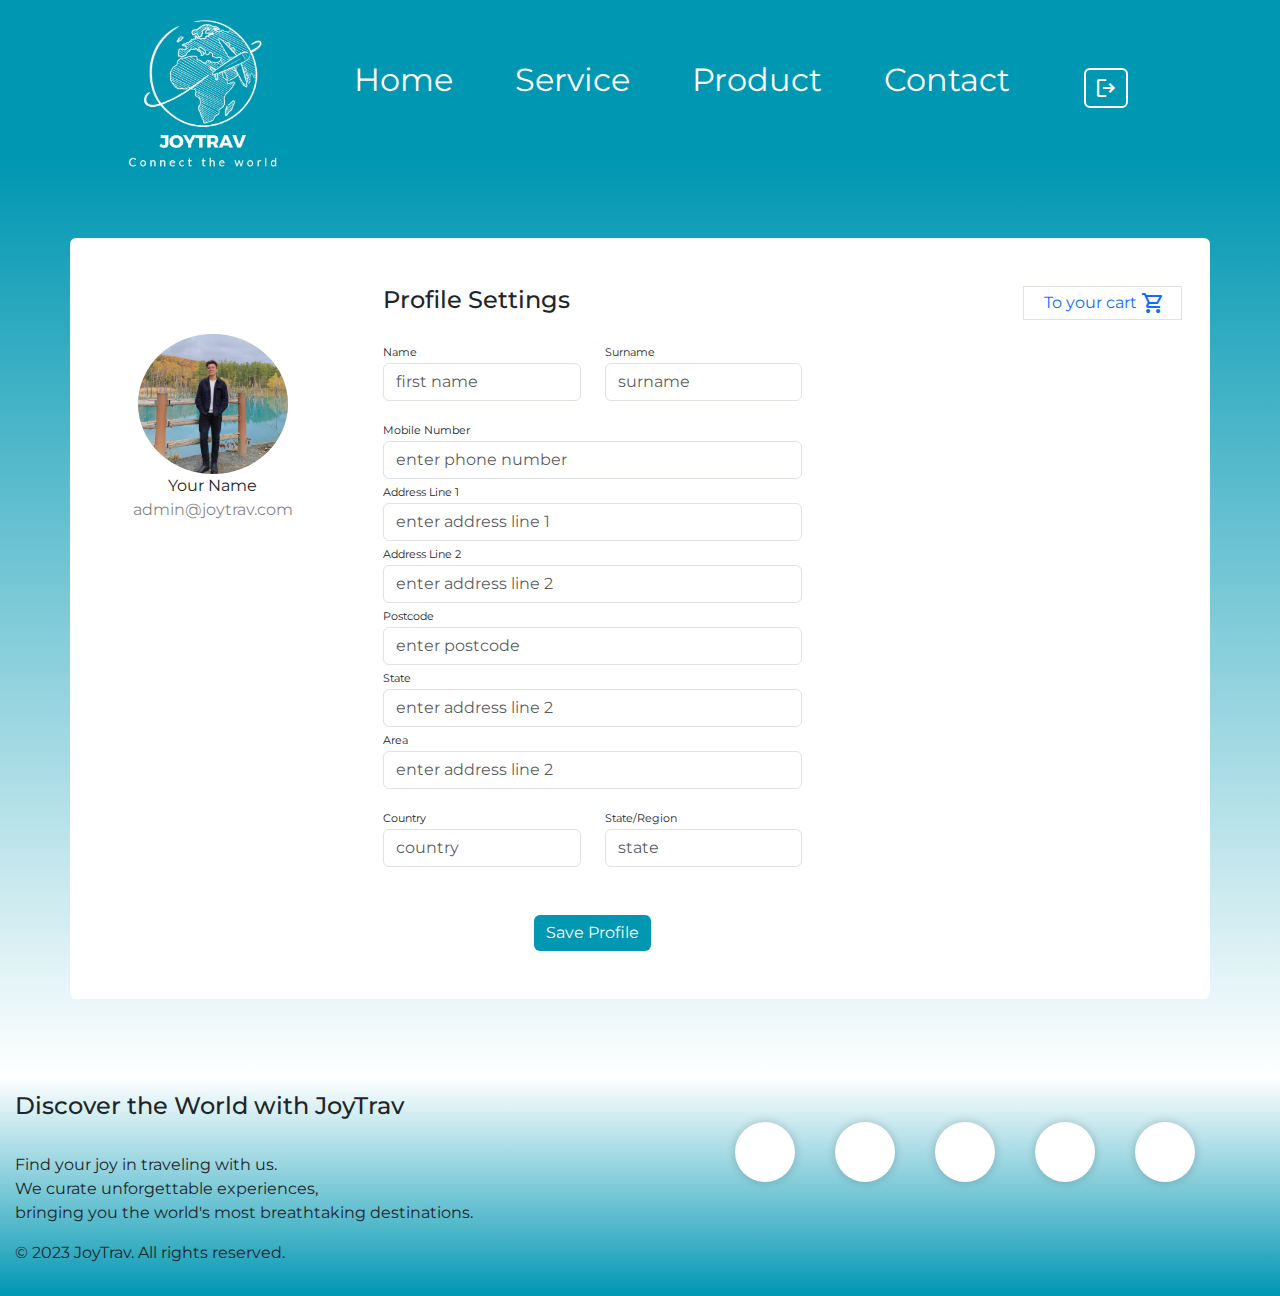
<file: html/userinfo.html>
<!DOCTYPE html>
<html lang="en">
  <head>
    <meta charset="UTF-8" />
    <meta
      content="width=device-width, user-scalable=no, initial-scale=1.0, maximum-scale=1.0, minimum-scale=1.0"
      name="viewport"
    />
    <meta content="ie=edge" http-equiv="X-UA-Compatible" />

    <link
      rel="stylesheet"
      href="https://cdnjs.cloudflare.com/ajax/libs/twitter-bootstrap/5.0.2/css/bootstrap.min.css"
    />
    <link
      rel="stylesheet"
      href="https://fonts.googleapis.com/css2?family=Material+Symbols+Outlined:opsz,wght,FILL,GRAD@20..48,100..700,0..1,-50..200"
    />
    <link
      rel="stylesheet"
      href="https://unicons.iconscout.com/release/v4.0.8/css/line.css"
    />
    <link
      rel="stylesheet"
      href="https://cdnjs.cloudflare.com/ajax/libs/font-awesome/6.0.0-beta3/css/all.min.css"
      integrity="sha512-Fo3rlrZj/k7ujTnHg4CGR2D7kSs0v4LLanw2qksYuRlEzO+tcaEPQogQ0KaoGN26/zrn20ImR1DfuLWnOo7aBA=="
      crossorigin="anonymous"
      referrerpolicy="no-referrer"
    />
    <link rel="stylesheet" href="../css/userinfo.css" />
    <link rel="stylesheet" href="../css/styles.css" />

    <title>JoyTrav - Contact</title>
  </head>

  <body class="home">
    <header class="header">
      <nav class="nav">
        <a href="../index.html" class="logo-link"
          ><img class="logo" src="../media/Logo.png" alt=""
        /></a>

        <ul class="nav-items">
          <li class="nav-item">
            <a href="../index.html" class="nav-link">Home</a>
            <a href="./service.html" class="nav-link">Service</a>
            <a href="./products.html" class="nav-link">Product</a>
            <a href="./contact.html" class="nav-link">Contact</a>
          </li>
        </ul>

        <div class="header-button">
          <!-- <button class="button">
            <a href="./cart.html" class="nav-link"
              ><span class="material-symbols-outlined"> shopping_cart </span></a
            >
          </button> -->
          <button class="button" onclick="logout()">
            <span class="material-symbols-outlined"> logout </span>
          </button>
        </div>
      </nav>
    </header>

    <main class="main">
      <!-- main start -->
      <!-- <div class="profile-main">
        <h2 style="text-align: center; color: #fff">Your profile</h2>
      </div> -->

      <div class="container rounded bg-white mt-5 mb-5">
        <div class="row">
          <div class="col-md-3 border-right">
            <div
              class="d-flex flex-column align-items-center text-center p-3 py-5"
            >
              <img
                class="rounded-circle mt-5"
                width="150px"
                src="../media/kol-HD2.jpg"
              /><span class="font-weight-bold">Your Name</span
              ><span class="text-black-50">admin@joytrav.com</span
              ><span> </span>
            </div>
          </div>
          <div class="col-md-5 border-right">
            <div class="p-3 py-5">
              <div
                class="d-flex justify-content-between align-items-center mb-3"
              >
                <h4 class="text-right">Profile Settings</h4>
              </div>
              <div class="row mt-2">
                <div class="col-md-6">
                  <label class="labels">Name</label
                  ><input
                    type="text"
                    class="form-control"
                    placeholder="first name"
                    value=""
                  />
                </div>
                <div class="col-md-6">
                  <label class="labels">Surname</label
                  ><input
                    type="text"
                    class="form-control"
                    value=""
                    placeholder="surname"
                  />
                </div>
              </div>
              <div class="row mt-3">
                <div class="col-md-12">
                  <label class="labels">Mobile Number</label
                  ><input
                    type="text"
                    class="form-control"
                    placeholder="enter phone number"
                    value=""
                  />
                </div>
                <div class="col-md-12">
                  <label class="labels">Address Line 1</label
                  ><input
                    type="text"
                    class="form-control"
                    placeholder="enter address line 1"
                    value=""
                  />
                </div>
                <div class="col-md-12">
                  <label class="labels">Address Line 2</label
                  ><input
                    type="text"
                    class="form-control"
                    placeholder="enter address line 2"
                    value=""
                  />
                </div>
                <div class="col-md-12">
                  <label class="labels">Postcode</label
                  ><input
                    type="text"
                    class="form-control"
                    placeholder="enter postcode"
                    value=""
                  />
                </div>
                <div class="col-md-12">
                  <label class="labels">State</label
                  ><input
                    type="text"
                    class="form-control"
                    placeholder="enter address line 2"
                    value=""
                  />
                </div>
                <div class="col-md-12">
                  <label class="labels">Area</label
                  ><input
                    type="text"
                    class="form-control"
                    placeholder="enter address line 2"
                    value=""
                  />
                </div>
                <!-- <div class="col-md-12">
                  <label class="labels">Email ID</label
                  ><input
                    type="text"
                    class="form-control"
                    placeholder="enter email id"
                    value=""
                  />
                </div>
                <div class="col-md-12">
                  <label class="labels">Education</label
                  ><input
                    type="text"
                    class="form-control"
                    placeholder="education"
                    value=""
                  />
                </div> -->
              </div>
              <div class="row mt-3">
                <div class="col-md-6">
                  <label class="labels">Country</label
                  ><input
                    type="text"
                    class="form-control"
                    placeholder="country"
                    value=""
                  />
                </div>
                <div class="col-md-6">
                  <label class="labels">State/Region</label
                  ><input
                    type="text"
                    class="form-control"
                    value=""
                    placeholder="state"
                  />
                </div>
              </div>
              <div class="mt-5 text-center">
                <button class="btn btn-primary profile-button" type="button">
                  Save Profile
                </button>
              </div>
            </div>
          </div>
          <div class="col-md-4">
            <div class="p-3 py-5">
              <div class="d-flex justify-content-end align-items-center experience">
                <a href="../html/cart.html"><span style="display: flex; align-items: center;" class="border px-3 p-1 add-experience"
                  >&nbsp;To your cart&nbsp;<span class="material-symbols-outlined"> shopping_cart </span></span></a>
              </div>
              
            </div>
          </div>
        </div>
      </div>
      <!-- main end -->
    </main>

    <footer class="footer">
      <div class="copyright">
        <h4>Discover the World with JoyTrav</h4>
        <br />
        <p>
          Find your joy in traveling with us. <br />
          We curate unforgettable experiences, <br />
          bringing you the world's most breathtaking destinations.
        </p>
        <p>&copy; 2023 JoyTrav. All rights reserved.</p>
      </div>

      <div class="socials">
        <div class="wrapper">
          <div class="icon facebook">
            <a href="https://www.facebook.com/not.hiepdinh/" target="_blank">
              <i class="fab fa-facebook-f"></i>
              <span class="tooltip">Facebook</span>
            </a>
          </div>
          <div class="icon github">
            <a href="https://github.com/hd288" target="_blank">
              <i class="fab fa-github"></i>
              <span class="tooltip">Github</span>
            </a>
          </div>
          <div class="icon twitter">
            <a href="https://twitter.com/hiepdinhh" target="_blank"
              ><i class="fab fa-twitter"></i>
              <span class="tooltip">Twitter</span></a
            >
          </div>
          <div class="icon instagram">
            <a href="https://www.instagram.com/hiep.dx_" target="_blank"
              ><i class="fab fa-instagram"></i>
              <span class="tooltip">Instagram</span></a
            >
          </div>
          <div class="icon youtube">
            <a href="https://www.youtube.com/" target="_blank"
              ><i class="fab fa-youtube"></i>
              <span class="tooltip">Youtube</span></a
            >
          </div>
        </div>
      </div>
    </footer>

    <script src="https://cdnjs.cloudflare.com/ajax/libs/twitter-bootstrap/5.0.2/js/bootstrap.bundle.min.js"></script>
    <script src="https://cdnjs.cloudflare.com/ajax/libs/jquery/3.2.1/jquery.min.js"></script>

    <script src="../js/index.js"></script>
  </body>
</html>
</file>
<file: Admin Dashboard Panel/style.css>
/* ===== Google Font Import - Poppins ===== */
@import url("https://fonts.googleapis.com/css2?family=Poppins:wght@200;300;400;500;600&display=swap");
* {
  margin: 0;
  padding: 0;
  box-sizing: border-box;
  font-family: "Poppins", sans-serif;
}

:root {
  --primary-color: #0097b2;
  --panel-color: #fff;
  --text-color: #000;
  --black-light-color: #707070;
  --border-color: #e6e5e5;
  --toggle-color: #ddd;
  --box1-color: #b24dffc0;
  --box2-color: #ff2600cb;
  --box3-color: #fcff3ec5;
  --title-icon-color: #fff;

  --tran-05: all 0.5s ease;
  --tran-03: all 0.3s ease;
  --tran-03: all 0.2s ease;
}

body {
  min-height: 100vh;
  background-color: var(--panel-color);
}

body.dark {
  --primary-color: #3a3b3c;
  --panel-color: #242526;
  --text-color: #ccc;
  --black-light-color: #ccc;
  --border-color: #4d4c4c;
  --toggle-color: #fff;
  --box1-color: #3a3b3c;
  --box2-color: #3a3b3c;
  --box3-color: #3a3b3c;
  --title-icon-color: #ccc;
}
/* === Custom Scroll Bar CSS === */
::-webkit-scrollbar {
  width: 8px;
}
::-webkit-scrollbar-track {
  background: #f1f1f1;
}
::-webkit-scrollbar-thumb {
  background: var(--primary-color);
  border-radius: 12px;
  transition: all 0.3s ease;
}

::-webkit-scrollbar-thumb:hover {
  background: #fa2727;
}

body.dark::-webkit-scrollbar-thumb:hover,
body.dark .activity-data::-webkit-scrollbar-thumb:hover {
  background: #3a3b3c;
}

nav {
  position: fixed;
  top: 0;
  left: 0;
  height: 100%;
  width: 250px;
  padding: 10px 14px;
  background-color: var(--panel-color);
  border-right: 1px solid var(--border-color);
  transition: var(--tran-05);
}
nav.close {
  width: 73px;
}
nav .logo-name {
  display: flex;
  align-items: center;
}
nav .logo-image {
  display: flex;
  justify-content: center;
  min-width: 45px;
}
nav .logo-image img {
  width: 40px;
  object-fit: cover;
  border-radius: 50%;
}

nav .logo-name .logo_name {
  font-size: 22px;
  font-weight: 600;
  color: var(--text-color);
  margin-left: 14px;
  transition: var(--tran-05);
}
nav.close .logo_name {
  opacity: 0;
  pointer-events: none;
}
nav .menu-items {
  margin-top: 40px;
  height: calc(100% - 90px);
  display: flex;
  flex-direction: column;
  justify-content: space-between;
}
.menu-items li {
  list-style: none;
}
.menu-items li a {
  display: flex;
  align-items: center;
  height: 50px;
  text-decoration: none;
  position: relative;
}
.nav-links li a:hover:before {
  content: "";
  position: absolute;
  left: -7px;
  height: 5px;
  width: 5px;
  border-radius: 50%;
  background-color: var(--primary-color);
}
body.dark li a:hover:before {
  background-color: var(--text-color);
}
.menu-items li a i {
  font-size: 24px;
  min-width: 45px;
  height: 100%;
  display: flex;
  align-items: center;
  justify-content: center;
  color: var(--black-light-color);
}
.menu-items li a .link-name {
  font-size: 18px;
  font-weight: 400;
  color: var(--black-light-color);
  transition: var(--tran-05);
}
nav.close li a .link-name {
  opacity: 0;
  pointer-events: none;
}
.nav-links li a:hover i,
.nav-links li a:hover .link-name {
  color: var(--primary-color);
}
body.dark .nav-links li a:hover i,
body.dark .nav-links li a:hover .link-name {
  color: var(--text-color);
}
.menu-items .logout-mode {
  padding-top: 10px;
  border-top: 1px solid var(--border-color);
}
.menu-items .mode {
  display: flex;
  align-items: center;
  white-space: nowrap;
}
.menu-items .mode-toggle {
  position: absolute;
  right: 14px;
  height: 50px;
  min-width: 45px;
  display: flex;
  align-items: center;
  justify-content: center;
  cursor: pointer;
}
.mode-toggle .switch {
  position: relative;
  display: inline-block;
  height: 22px;
  width: 40px;
  border-radius: 25px;
  background-color: var(--toggle-color);
}
.switch:before {
  content: "";
  position: absolute;
  left: 5px;
  top: 50%;
  transform: translateY(-50%);
  height: 15px;
  width: 15px;
  background-color: var(--panel-color);
  border-radius: 50%;
  transition: var(--tran-03);
}
body.dark .switch:before {
  left: 20px;
}

.dashboard {
  position: relative;
  left: 250px;
  background-color: var(--panel-color);
  min-height: 100vh;
  width: calc(100% - 250px);
  padding: 10px 14px;
  transition: var(--tran-05);
}
nav.close ~ .dashboard {
  left: 73px;
  width: calc(100% - 73px);
}
.dashboard .top {
  position: fixed;
  top: 0;
  left: 250px;
  display: flex;
  width: calc(100% - 250px);
  justify-content: space-between;
  align-items: center;
  padding: 10px 14px;
  background-color: var(--panel-color);
  transition: var(--tran-05);
  z-index: 10;
}
nav.close ~ .dashboard .top {
  left: 73px;
  width: calc(100% - 73px);
}
.dashboard .top .sidebar-toggle {
  font-size: 26px;
  color: var(--text-color);
  cursor: pointer;
}
.dashboard .top .search-box {
  position: relative;
  height: 45px;
  max-width: 600px;
  width: 100%;
  margin: 0 30px;
}
.top .search-box input {
  position: absolute;
  border: 1px solid var(--border-color);
  background-color: var(--panel-color);
  padding: 0 25px 0 50px;
  border-radius: 5px;
  height: 100%;
  width: 100%;
  color: var(--text-color);
  font-size: 15px;
  font-weight: 400;
  outline: none;
}
.top .search-box i {
  position: absolute;
  left: 15px;
  font-size: 22px;
  z-index: 10;
  top: 50%;
  transform: translateY(-50%);
  color: var(--black-light-color);
}
.top img {
  width: 30px;
  height: 30px;
  border-radius: 50%;
}
.dashboard .dash-content {
  padding-top: 50px;
}
.dash-content .title {
  display: flex;
  align-items: center;
  margin: 60px 0 30px 0;
}
.dash-content .title i {
  position: relative;
  height: 35px;
  width: 35px;
  background-color: var(--primary-color);
  border-radius: 6px;
  color: var(--title-icon-color);
  display: flex;
  align-items: center;
  justify-content: center;
  font-size: 24px;
}
.dash-content .title .text {
  font-size: 24px;
  font-weight: 500;
  color: var(--text-color);
  margin-left: 10px;
}
.dash-content .boxes {
  display: flex;
  align-items: center;
  justify-content: space-between;
  flex-wrap: wrap;
}
.dash-content .boxes .box {
  display: flex;
  flex-direction: column;
  align-items: center;
  border-radius: 12px;
  width: calc(100% / 3 - 15px);
  padding: 15px 20px;
  background-color: var(--box1-color);
  transition: var(--tran-05);
}
.boxes .box i {
  font-size: 35px;
  color: var(--text-color);
}
.boxes .box .text {
  white-space: nowrap;
  font-size: 18px;
  font-weight: 500;
  color: var(--text-color);
}
.boxes .box .number {
  font-size: 40px;
  font-weight: 500;
  color: var(--text-color);
}
.boxes .box.box2 {
  background-color: var(--box2-color);
}
.boxes .box.box3 {
  background-color: var(--box3-color);
}

.dash-content .activity .activity-data {
  display: flex;
  justify-content: space-between;
  align-items: center;
  width: 100%;
}
.dash-content .create-edit {
    margin-top: 30px;
    display: flex;
    justify-content: center;
}
.dash-content .create-edit ul li {
    padding: 10px;
    display: flex;
    justify-content: space-between;
    list-style-type: none;
    min-width: 300px;
}
.create-edit ul li input {
    min-width: 87px;
    /* margin-left: 15px; */
}
.dash-content table {
  border-collapse: collapse;
  margin: 20px auto 20px auto;
}
.dash-content > table tr td input {
  width: 60px;
}
.dash-content table tr,
.dash-content table td {
  border: 1px solid #000;
  text-align: center;
}
.dash-content th {
  padding: 20px;
  min-width: 200px;
  max-width: 210px;
}
.edit {
  background-color: #0097b2;
}
.delete {
  background-color: #ff0000fd;
}
table tbody tr td ul li {
  list-style-type: none;
}
.activity .activity-data {
  display: flex;
}
.activity-data .data {
  display: flex;
  flex-direction: column;
  margin: 0 15px;
}
.activity-data .data-title {
  font-size: 20px;
  font-weight: 500;
  color: var(--text-color);
}
.activity-data .data .data-list {
  font-size: 18px;
  font-weight: 400;
  margin-top: 20px;
  white-space: nowrap;
  color: var(--text-color);
}

@media (max-width: 1000px) {
  nav {
    width: 73px;
  }
  nav.close {
    width: 250px;
  }
  nav .logo_name {
    opacity: 0;
    pointer-events: none;
  }
  nav.close .logo_name {
    opacity: 1;
    pointer-events: auto;
  }
  nav li a .link-name {
    opacity: 0;
    pointer-events: none;
  }
  nav.close li a .link-name {
    opacity: 1;
    pointer-events: auto;
  }
  nav ~ .dashboard {
    left: 73px;
    width: calc(100% - 73px);
  }
  nav.close ~ .dashboard {
    left: 250px;
    width: calc(100% - 250px);
  }
  nav ~ .dashboard .top {
    left: 73px;
    width: calc(100% - 73px);
  }
  nav.close ~ .dashboard .top {
    left: 250px;
    width: calc(100% - 250px);
  }
  .activity .activity-data {
    overflow-x: scroll;
  }
}

@media (max-width: 780px) {
  .dash-content .boxes .box {
    width: calc(100% / 2 - 15px);
    margin-top: 15px;
  }
}
@media (max-width: 560px) {
  .dash-content .boxes .box {
    width: 100%;
  }
}
@media (max-width: 400px) {
  nav {
    width: 0px;
  }
  nav.close {
    width: 73px;
  }
  nav .logo_name {
    opacity: 0;
    pointer-events: none;
  }
  nav.close .logo_name {
    opacity: 0;
    pointer-events: none;
  }
  nav li a .link-name {
    opacity: 0;
    pointer-events: none;
  }
  nav.close li a .link-name {
    opacity: 0;
    pointer-events: none;
  }
  nav ~ .dashboard {
    left: 0;
    width: 100%;
  }
  nav.close ~ .dashboard {
    left: 73px;
    width: calc(100% - 73px);
  }
  nav ~ .dashboard .top {
    left: 0;
    width: 100%;
  }
  nav.close ~ .dashboard .top {
    left: 0;
    width: 100%;
  }
}

#banner {
  position: fixed;
  top: 10px;
  right: 10px;
  padding: 10px;
  background-color: #ff4141;
  color: white;
  font-weight: bold;
  font-size: 18px;
  width: 300px;
  height: 50px;
  display: none;
  opacity: 0.7;
  display: flex;
  align-items: center;
  justify-content: space-between;
  border-radius: 5px;
  display: flex;
  justify-content: space-between;
  align-items: center;
}
</file>
<file: css/login-signup.css>
.main {
  background-image: url("../media/bgimg.png");
  background-repeat: no-repeat; 
  background-size: cover; 
  min-height: 1080px;
}
/* Form container styles */
.form-container {
  max-width: 600px;
  width: 100%;
  position: absolute;
  top: 50%;
  left: 51.8%;
  transform: translate(-50%, -50%) scale(1.2);
  z-index: 101;
  background: #fff;
  padding: 25px;
  border-radius: 12px;
  box-shadow: rgba(0, 0, 0, 0.1);
  border: 3px solid #0097b2;
  pointer-events: none;
  transition: all 0.4s ease-out;
}

.home.show .form-container {
  opacity: 1;
  pointer-events: auto;
  transform: translate(-50%, -50%) scale(1);
}

.signup-form {
  display: none;
}

.form-container.active .signup-form {
  display: block;
}

.form-container.active .login-form {
  display: none;
}

.form-container h2 {
  font-size: 30px;
  color: #0097b2;
  text-align: center;
}

.input-box {
  position: relative;
  margin-top: 30px;
  width: 100%;
  height: 40px;
}

.input-box input {
  height: 100%;
  width: 100%;
  border: none;
  outline: none;
  border-bottom: 1.5px solid #707070;
  padding: 0 30px;
  transition: all 0.2s ease;
  font-size: 25px;
}

.input-box input:focus {
  border-color: #0097b2;
}

.input-box i {
  position: absolute;
  top: 50%;
  transform: translateY(-50%);
  font-size: 25px;
}

.input-box i.email,
.input-box i.password {
  left: 0;
  color: #707070;
}

.input-box i.pw-hide {
  right: 0;
  font-size: 18px;
  cursor: pointer;
}

.input-box input:focus ~ i.email,
.input-box input:focus ~ i.password,
.input-box input:focus ~ i.pw-hide {
  color: #0097b2;
}

.option-field {
  margin-top: 15px;
  display: flex;
  align-items: center;
  justify-content: space-between;
}
.form-container a {
  color: #0097b2;
  font-size: 16px;
}

.form-container a:hover {
  text-decoration: underline;
}

.checkbox {
  display: flex;
  column-gap: 8px;
  white-space: nowrap;
  font-size: 12px;
}

.checkbox input {
  accent-color: #0097b2;
}

.checkbox label {
  font-size: 12px;
  cursor: pointer;
  user-select: none;
  color: #0b0217;
  font-size: 16px;
}
.form-container .button {
  background: #0097b2;
  margin-top: 30px;
  width: 100%;
  padding: 10px 0;
  border-radius: 10px;
}

.login-signup {
  font-size: 16px;
  text-align: center;
  margin-top: 15px;
}
</file>
<file: css/product.css>
/* Grid styles for the main layout */
main {
  display: grid;
  grid-template-columns: 20% 80%;
}

/* Styles for the category section */
.category {
  margin: 50px 10px;
}

/* Styles for the products section */
.products {
  margin: 50px;
}

/* Category title styles */
.category h2, a {
  text-align: center;
  color: #fff;
}

/* Products grid layout */
.products {
  display: grid;
  grid-template-columns: auto auto auto auto;
}

/* Styles for each product wrapper */
.product-wrapper {
  width: 300px;
  height: 500px;
  background: #FFF;
  margin: auto;
  position: relative;
  overflow: hidden;
  border-radius: 10px;
  box-shadow: 0;
  transform: scale(0.95);
  transition: box-shadow 0.5s, transform 0.5s;
}

.product-wrapper:hover {
  transform: scale(1);
  box-shadow: 5px 20px 30px rgba(0,0,0,0.2);
}

.product-wrapper .container {
  width: 100%;
  height: 100%;
}

/* Top section of the product */
.product-wrapper .container .top {
  height: 80%;
  width: 100%;
  display: flex;
  justify-content: center;
}

/* Product image styles */
.product-wrapper .container .top img {
  height: 100%;
  object-fit: cover;
  margin: 0;
}

/* Bottom section of the product */
.product-wrapper .container .bottom {
  width: 200%;
  height: 20%;
  transition: transform 0.5s;
}

.product-wrapper .container .bottom.clicked {
  transform: translateX(-50%);
}

.product-wrapper .container .bottom h1,
.product-wrapper .container .bottom p {
  margin: 0;
  padding: 0;
}

.product-wrapper .container .bottom .left {
  height: 100%;
  width: 50%;
  background: #f4f4f4;
  position: relative;
  float: left;
}

.product-wrapper .container .bottom .left .details {
  padding: 20px;
  float: left;
  width: calc(70% - 40px);
}
ul li {
  list-style-type: none;
  padding: 5px;
}
.product-wrapper .container .bottom .left .buy {
  float: right;
  width: calc(30% - 2px);
  height: 100%;
  background: #f1f1f1;
  transition: background 0.5s;
  border-left: solid thin rgba(0,0,0,0.1);
}

.product-wrapper .container .bottom .left .buy i {
  font-size: 30px;
  padding: 30px;
  color: #254053;
  transition: transform 0.5s;
}

.product-wrapper .container .bottom .left .buy:hover {
  background: #A6CDDE;
}

.product-wrapper .container .bottom .left .buy:hover i {
  transform: translateY(5px);
  color: #00394B;
}

.product-wrapper .container .bottom .right {
  width: 50%;
  background: #A6CDDE;
  color: #FFF;
  float: right;
  height: 200%;
  overflow: hidden;
}

.product-wrapper .container .bottom .right .details {
  padding: 20px;
  float: right;
  width: calc(70% - 40px);
  height: 80%;
}

.product-wrapper .container .bottom .right .done {
  width: calc(30% - 2px);
  float: left;
  transition: transform 0.5s;
  border-right: solid thin rgba(255,255,255,0.3);
  height: 50%;
}

.product-wrapper .container .bottom .right .done i {
  font-size: 30px;
  padding: 30px;
  color: #FFF;
}

.product-wrapper .container .bottom .right .remove {
  width: calc(30% - 1px);
  clear: both;
  border-right: solid thin rgba(255,255,255,0.3);
  min-height: calc(80% - 1px);
  background: #BC3B59;
  transition: transform 0.5s, background 0.5s;
  justify-content: center;
}

.product-wrapper .container .bottom .right .remove:hover {
  background: #9B2847;
}

.product-wrapper .container .bottom .right .remove:hover i {
  transform: translateY(5px);
}

.product-wrapper .container .bottom .right .remove i {
  transition: transform 0.5s;
  font-size: 30px;
  padding: 30px;
  color: #FFF;
}

.product-wrapper .container .bottom:hover .remove,
.product-wrapper .container .bottom:hover .done {
  transform: translateY(-100%);
}
.product-wrapper .inside {
  z-index: 9;
  background: #A6CDDE;
  width: 140px;
  height: 140px;
  position: absolute;
  top: -70px;
  right: -70px;
  border-radius: 0 0 200px 200px;
  transition: all 0.5s, border-radius 2s, top 1s;
  overflow: hidden;
}

.product-wrapper:hover .inside {
  width: 100%;
  right: 0;
  top: 0;
  border-radius: 0;
  height: 80%;
}

.product-wrapper .inside .product-icon {
  position: absolute;
  right: 85px;
  top: 85px;
  color: #FFF;
  opacity: 1;
}

.product-wrapper:hover .inside .product-icon {
  opacity: 0;
  right: 15px;
  top: 15px;
}

.product-wrapper .inside .contents {
  padding: 5%;
  opacity: 1;
  transform: scale(0.5);
  transform: translateY(-200%);
  transition: opacity 0.2s, transform 0.8s;
}

.product-wrapper:hover .inside .contents {
  opacity: 1;
  transform: scale(1);
  transform: translateY(0);
}

.product-wrapper .inside .contents table {
  text-align: left;
  width: 100%;
}

.product-wrapper .inside .contents h1,
.product-wrapper .inside .contents p,
.product-wrapper .inside .contents table {
  color: #FFF;
}

.product-wrapper .inside .contents p {
  font-size: 13px;
}

/* Styles for the pagination section */
.products-pagination {
  display: flex;
  flex-direction: column;
  justify-content: center;
}

/* Pagination styles */
.pagination,
#pages {
  list-style-type: none;
  display: flex;
  flex-direction: row;
  justify-content: center;
}

/* Styles for each page number in the pagination */
#pages li {
  margin: 0 15px;
}

/* Styles for the pagination spans and current page */
.pagination span,
.page {
  width: 35px;
  height: 35px;
  padding: 5px;
  color: #00758a;
  text-align: center;
}

/* Styles for pagination and current page on hover */
.pagination span:hover,
.pagination .page:hover,
.page-now {
  transform: translateY(-15%);
  color: #fff;
  background-color: #15cff0;
  border-radius: 50%;
  padding: 5px;
  text-align: center;
}

/* Styles for the sorting section */
.sort ul li {
  display: flex;
  justify-content: space-between;
  margin-top: 30px;
  color: #fff;
}

/* Styles for the sorting select element */
.sort ul li select {
  width: 150px;
  max-width: 150px;
  margin-left: 10px;
  color: #00758a;
  border-radius: 10px;
  text-align: center;
  font-size: 15px;
}
@media only screen and (max-width: 1570px) {
  .products {
    display: grid;
    grid-template-columns: auto auto auto;
  }
}
@media only screen and (max-width: 1190px) {
  .products {
    display: grid;
    grid-template-columns: auto auto;
  }
}
@media only screen and (max-width: 768px) {
  main {
    grid-template-columns: 100%;
  }
  
  .category {
    margin: 20px 10px;
  }

  .products {
    margin: 20px;
    grid-template-columns: auto;
  }
}

/* Additional responsive styles for even smaller frames */
@media only screen and (max-width: 480px) {
  .category {
    margin: 10px;
  }

  .products {
    margin: 10px;
    grid-template-columns: auto;
  }
}
</file>
<file: css/servicestyles.css>
.home {
  background: linear-gradient(360deg, #fff, #0097b2);
  background-repeat: no-repeat;
}
.product-head {
  text-align: center;
  color: #FFF;
}
.product-main {
  display: grid;
  grid-template-columns: auto auto auto;
  padding: 0 200px;
  gap: 40px;
  padding-top: 70px;
  margin-bottom: 50px;
  
}
.grid-item,
.grid-item img {
  background-color: #FFF;
  border-radius: 10px 10px 0px 0px;
}
.grid-item img {
  width: 100%;
  margin: auto;
  height: 307px;
  object-fit: cover;
}

.item-content {
  color: #0097b2;
  min-height: 215px;
  position: relative;
}
.item-info {
  position: absolute;
  bottom: 5%;
}
.item-buttons {
  justify-content: space-between;
  display: flex;
  flex-direction: row;
  background-color: #fff;
  height: 10%;
  border-radius: 10px;
}

.item-buttons button {
  border: none;
  display: flex;
  align-items: center;
  padding: 5px;
  color: #0097b2;
  margin-top: 10px;
  background-color: #fff;
  border-radius: 10px;

}

.item-buttons button:hover {
  background: #0097b2;
  color: #fff;
  border-radius: 5px;
  box-shadow: 0 0 5px #0097b2, 0 0 25px #0097b2, 0 0 50px #0097b2,
    0 0 100px #0097b2;
}
.item-content {
  padding: 10px 15px;
}

/* For screens smaller than 768px (e.g., smartphones) */
@media (max-width: 767px) {
  .product-main {
    grid-template-columns: 1fr;
    padding: 0 10px;
  }
}

/* For screens between 768px and 1023px (e.g., tablets) */
@media (min-width: 768px) and (max-width: 1336px) {
  .product-main {
    grid-template-columns: 1fr 1fr;
    padding: 0 15px;
  }
}
/* For screens larger than 1023px (e.g., desktops) */
@media (min-width: 1024px) {
  /* Keep the original grid-template-columns and padding */
}
</file>
<file: css/userinfo.css>
.form-control:focus {
  box-shadow: none;
  border-color: #0097b2;
}

.profile-button {
  background: #0097b2;
  box-shadow: none;
  border: none;
}

.profile-button:hover {
  background: #ba68c8;
}

.profile-button:focus {
  background: #0097b2;
  box-shadow: none;
}

.profile-button:active {
  background: #0097b2;
  box-shadow: none;
}

.back:hover {
  color: #682773;
  cursor: pointer;
}

.labels {
  font-size: 11px;
}

.add-experience:hover {
  background: #ba68c8;
  color: #fff;
  cursor: pointer;
  border: solid 1px #ba68c8;
}
</file>
<file: css/styles.css>
/* Import Google Fonts */
@import url("https://fonts.googleapis.com/css?family=Montserrat");
@import url("https://fonts.googleapis.com/css?family=Poppins:400,500,600,700&display=swap");

/* Reset styles and set global styles */
* {
  margin: 0;
  padding: 0;
  box-sizing: border-box;
  font-family: "Montserrat";
}

a {
  text-decoration: none;
}

/* Header styles */
.header {
  width: 100%;
  height: 160px;
  background-color: #0097b2;
  padding: 0;
  display: flex;
  flex-direction: row;
  text-align: center;
  justify-content: center;
  position: relative;
}

.logo {
  padding-top: 10px;
  max-height: 160px;
}

.nav {
  width: 80%;
  margin: 0 auto;
}

.nav,
.nav-items {
  display: flex;
  height: 100%;
  align-items: center;
  justify-content: space-between;
}

.nav-item {
  display: flex;
  gap: 30px;
  font-size: 30px;
}

.nav-link {
  color: #ffff;
}

.button {
  padding: 6px 20px;
  width: 70px;
  height: 40px;
  border: 2px solid #ffff;
  color: #ffff;
  background-color: transparent;
  border-radius: 6px;
}

.nav-link:hover,
.button:hover {
  color: #70c5d4;
}

.header-search-bar {
  text-align: center;
  border: none;
  position: absolute;
  width: 30%;
  top: 80%;
}

.search-icon {
  color: #0097b2;
  position: absolute;
  right: 12%;
  top: 10%;
}

.search-bar {
  border: transparent;
  height: 30px;
  width: 80%;
  border-radius: 15px;
  text-align: center;
  color: #0097b2;
}

/* Media query for smaller screens */
@media (max-width: 1380px) {
  .header {
    width: 100%;
  }

  .logo {
    width: 50%;
    height: 100%;
    min-width: 150px;
  }

  .nav-item {
    display: flex;
    flex-direction: row;
    gap: 30px;
    font-size: 2.5vw;
    padding-right: 30px;
    min-width: 300px;
  }

  .header-button {
    display: flex;
    flex-direction: row;
  }

  .button {
    width: 15%;
    display: flex;
    justify-content: center;
  }
}

@media (max-width: 725px) {
  .nav-item {
    display: flex;
    flex-direction: row;
    gap: 30px;
    font-size: 2vw;
    padding-right: 20px;
  }
  .header-search-bar {
    left: 45%;
  }
  .copyright p {
    font-size: 16px;
  }
}

@media (max-width: 501px) {
  .nav-item {
    display: flex;
    flex-direction: row;
    gap: 10px;
    font-size: 3vw;
  }
  .header-search-bar {
    left: 55%;
  }
}

/* Main content styles */
.main {
  margin: 0;
  width: 100%;
  padding: 30px 0;
  background: linear-gradient(360deg, #fff, #0097b2);
  background-repeat: no-repeat;
  min-height: 625px;
}

.gallery-cell {
  object-fit: contain;
  height: 550px;
}

.main-contents {
  display: grid;
  grid-template-columns: 80% 20%;
  margin: 60px auto 20px 50px;
}

.article,
.aside {
  margin: 20px 30px auto auto;
  /* border: 1px solid #0097b2; */
  border-radius: 10px;
  background-color: #fff;
  color: #0097b2;
}

.article-content {
  padding: 70px 0px 50px 20px;
  display: flex;
  flex-direction: column;
  justify-content: space-between;
}

.article {
  position: relative;
  display: flex;
  flex-direction: row;
}

.article img {
  height: 300px;
  border-radius: 10px 0px 0px 10px;
  width: 450px;
  object-fit: cover;
}

.article button {
  position: absolute;
  bottom: 10%;
  right: 0;
  border: none;
  width: 130px;
  height: 30px;
  background-color: #fff;
  color: #0097b2;
}

.article button a {
  color: #007388;
  border-radius: 5px;
  margin: 0;
  padding: 5px;
}

.article button a:hover {
  background-color: #46c1f6;
  color: #fff;
}

.aside h5 {
  background-color: #0085ad;
  border-radius: 10px 10px 0px 0px;
  text-align: center;
  color: #fff;
  height: 40px;
  padding-top: 10px;
}

.aside ul li {
  display: flex;
  flex-direction: row;
  align-items: center;
  gap: 20px;
  list-style-type: none;
  padding: 5px;
}

.aside ul li img {
  height: 60px;
}

.aside-subscribe {
  min-height: 100px;
  display: flex;
  flex-direction: column;
  justify-content: center;
  align-items: center;
  gap: 10px;
  padding-bottom: 10px;
}

.aside-subscribe p {
  font-size: 12px;
  color: #00394b;
  padding: 10px 0px 10px 0px;
}

.aside-subscribe input,
.aside-subscribe button {
  width: 95%;
  height: 40px;
  text-align: center;
}

.aside-subscribe button {
  background-color: #0097b2;
  color: #fff;
}

.aside-subscribe button:hover {
  background-color: #ff1100;
  color: #fff;
}

/* Footer styles */
.footer {
  background: linear-gradient(180deg, #fff, #0097b2);
  width: 100%;
  min-height: 165px;
  display: flex;
  justify-content: space-between;
  padding: 15px;
}

/* Footer icon styles */
.wrapper {
  display: flex;
  padding-top: 30px;
  padding-right: 50px;
  width: 100%;
}

.icon {
  margin: 0 20px;
  cursor: pointer;
  position: relative;
  color: #0097b2;
}

.icon a {
  color: #0097b2;
}

.icon i {
  height: 60px;
  width: 60px;
  border-radius: 50%;
  background: #fff;
  box-shadow: 0px 0px 10px rgba(0, 0, 0, 0.2);
  font-size: 25px;
  display: flex;
  align-items: center;
  justify-content: center;
}

.icon .tooltip {
  position: absolute;
  top: 0;
  left: 50%;
  transform: translateX(-50%);
  color: #fff;
  font-size: 20px;
  font-weight: 500;
  border-radius: 25px;
  opacity: 0;
  pointer-events: none;
  box-shadow: 0px 10px 10px rgba(0, 0, 0, 0.2);
  padding: 10px;
}

.tooltip,
.icon i {
  transition: 0.3s;
}

.icon:hover .tooltip {
  opacity: 1;
  pointer-events: auto;
  top: 70px;
}

.icon:hover i {
  color: white;
}

/* Social media colors */
:root {
  --facebook-color: #3b5999;
  --instagram-color: #e1306c;
  --youtube-color: #de463b;
  --twitter-color: #46c1f6;
  --github-color: #333;
}

.facebook .tooltip:before,
.facebook:hover i,
.facebook .tooltip {
  background: var(--facebook-color);
}

.github .tooltip:before,
.github:hover i,
.github .tooltip {
  background: var(--github-color);
}

.twitter .tooltip:before,
.twitter:hover i,
.twitter .tooltip {
  background: var(--twitter-color);
}

.instagram .tooltip:before,
.instagram:hover i,
.instagram .tooltip {
  background: var(--instagram-color);
}

.youtube .tooltip:before,
.youtube:hover i,
.youtube .tooltip {
  background: var(--youtube-color);
}

/* Copyright section */
.footer .copyright {
  min-width: 600px;
}

/* Responsive for smaller screens */
@media (max-width: 1190px) {
  .footer {
    flex-direction: column;
    align-items: center;
    text-align: center;
  }

  .socials {
    margin-top: 10px;
  }

  .wrapper {
    flex-wrap: wrap;
    justify-content: center;
    padding-right: 0;
  }

  .icon:hover .tooltip {
    opacity: 1;
    pointer-events: auto;
    top: -50px;
  }

  .icon {
    margin: 10px;
  }
}
</file>
